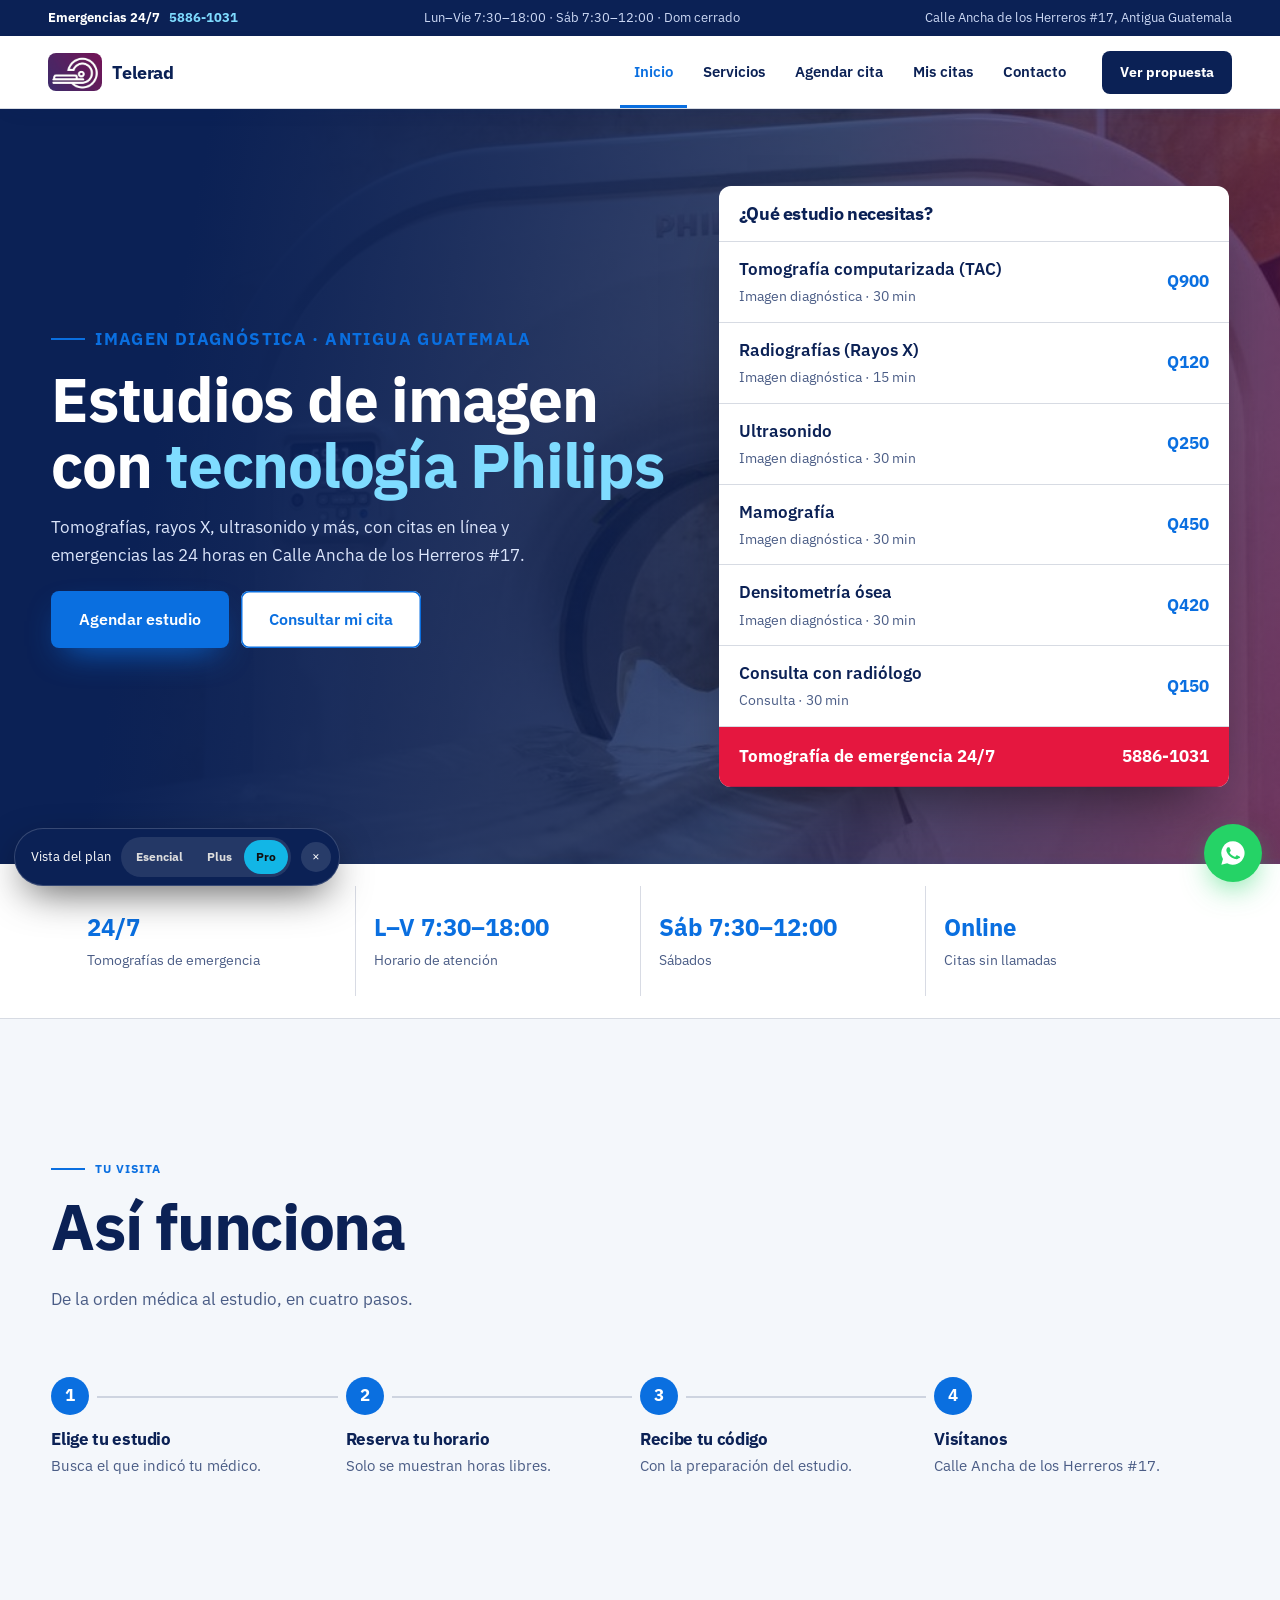
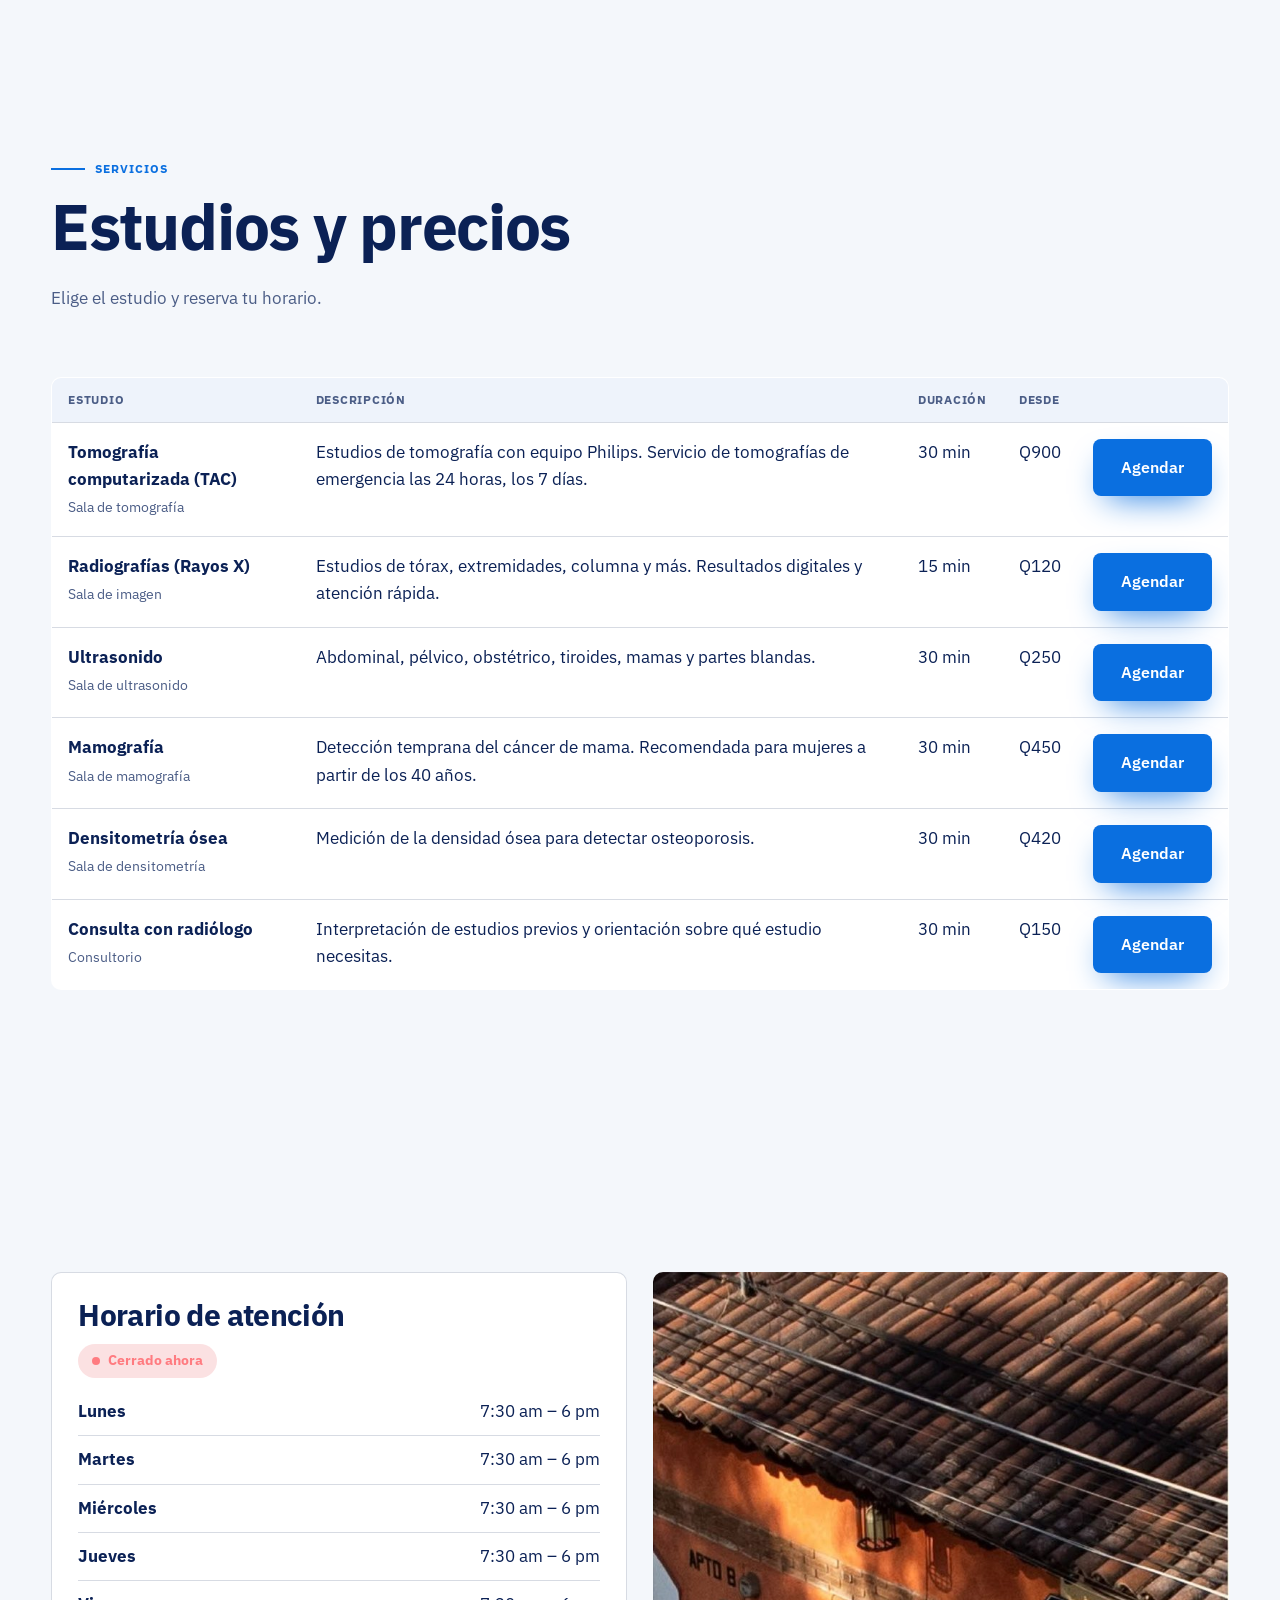
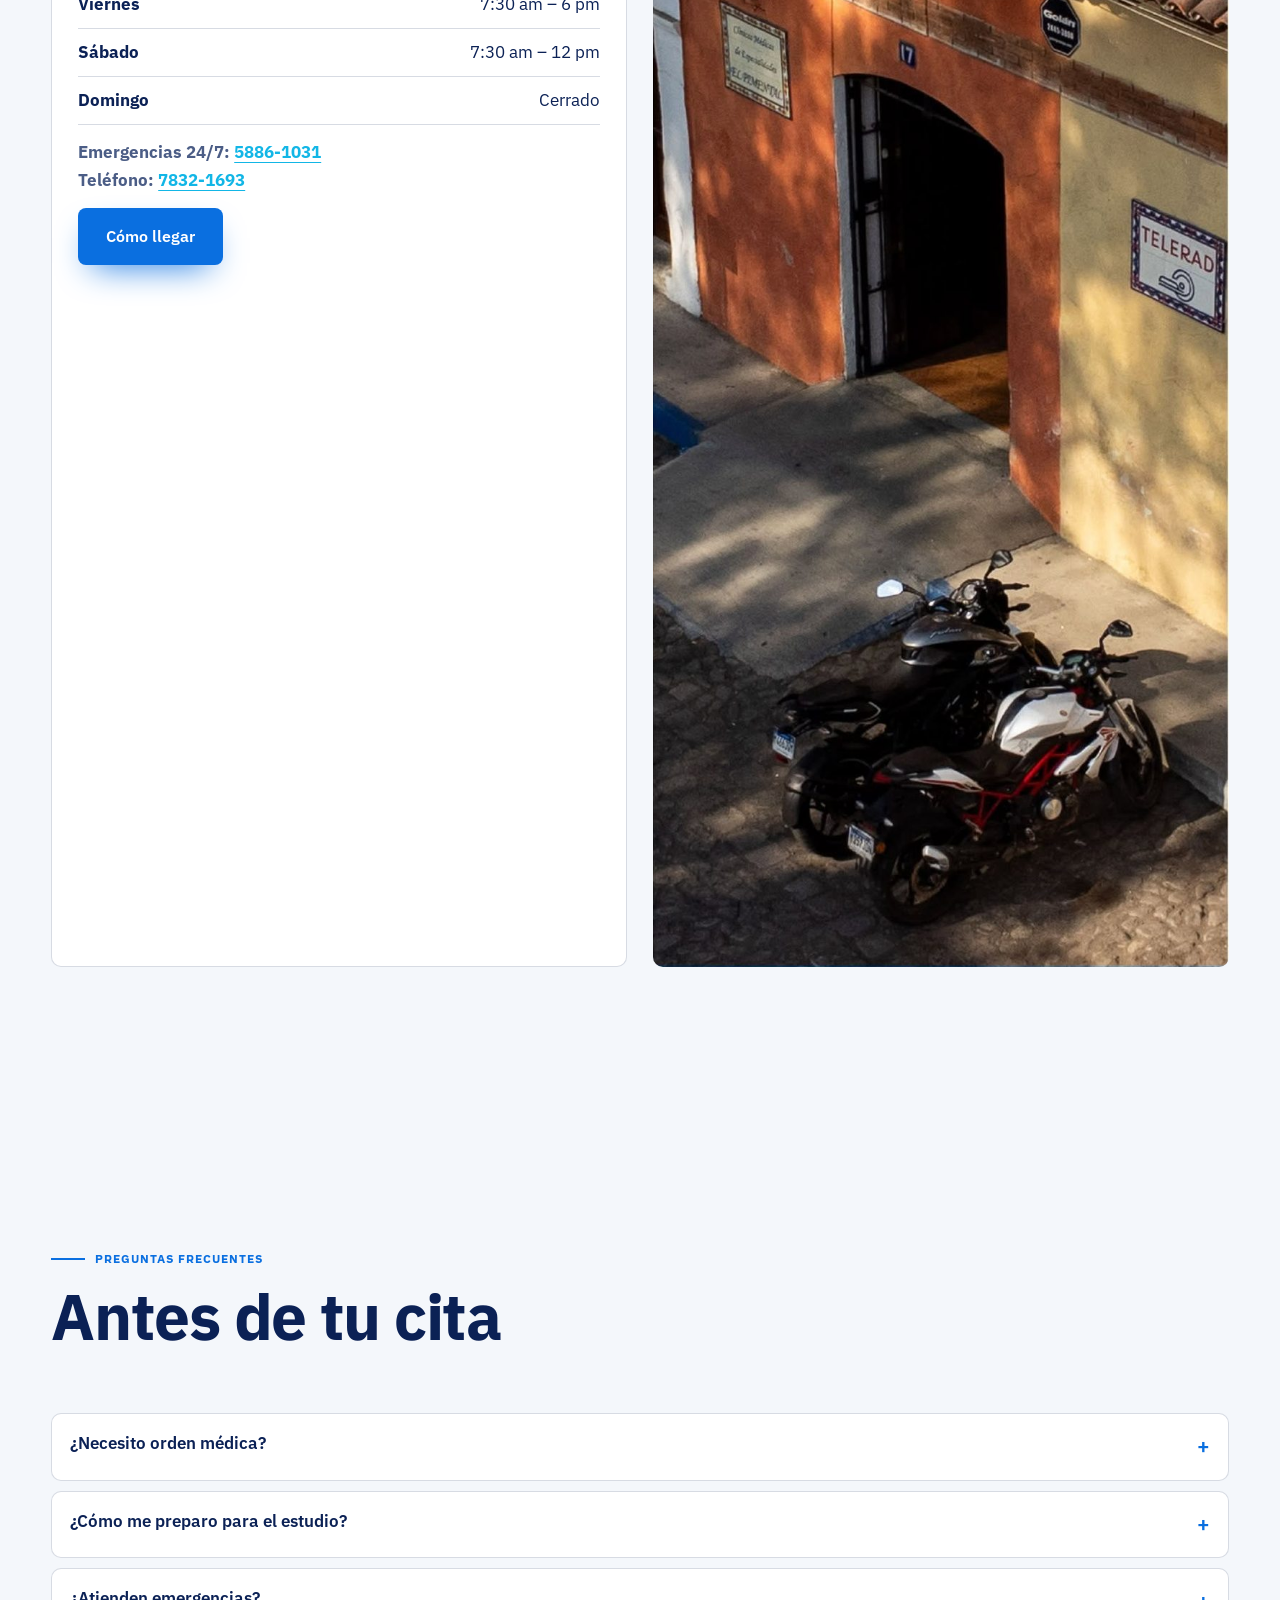
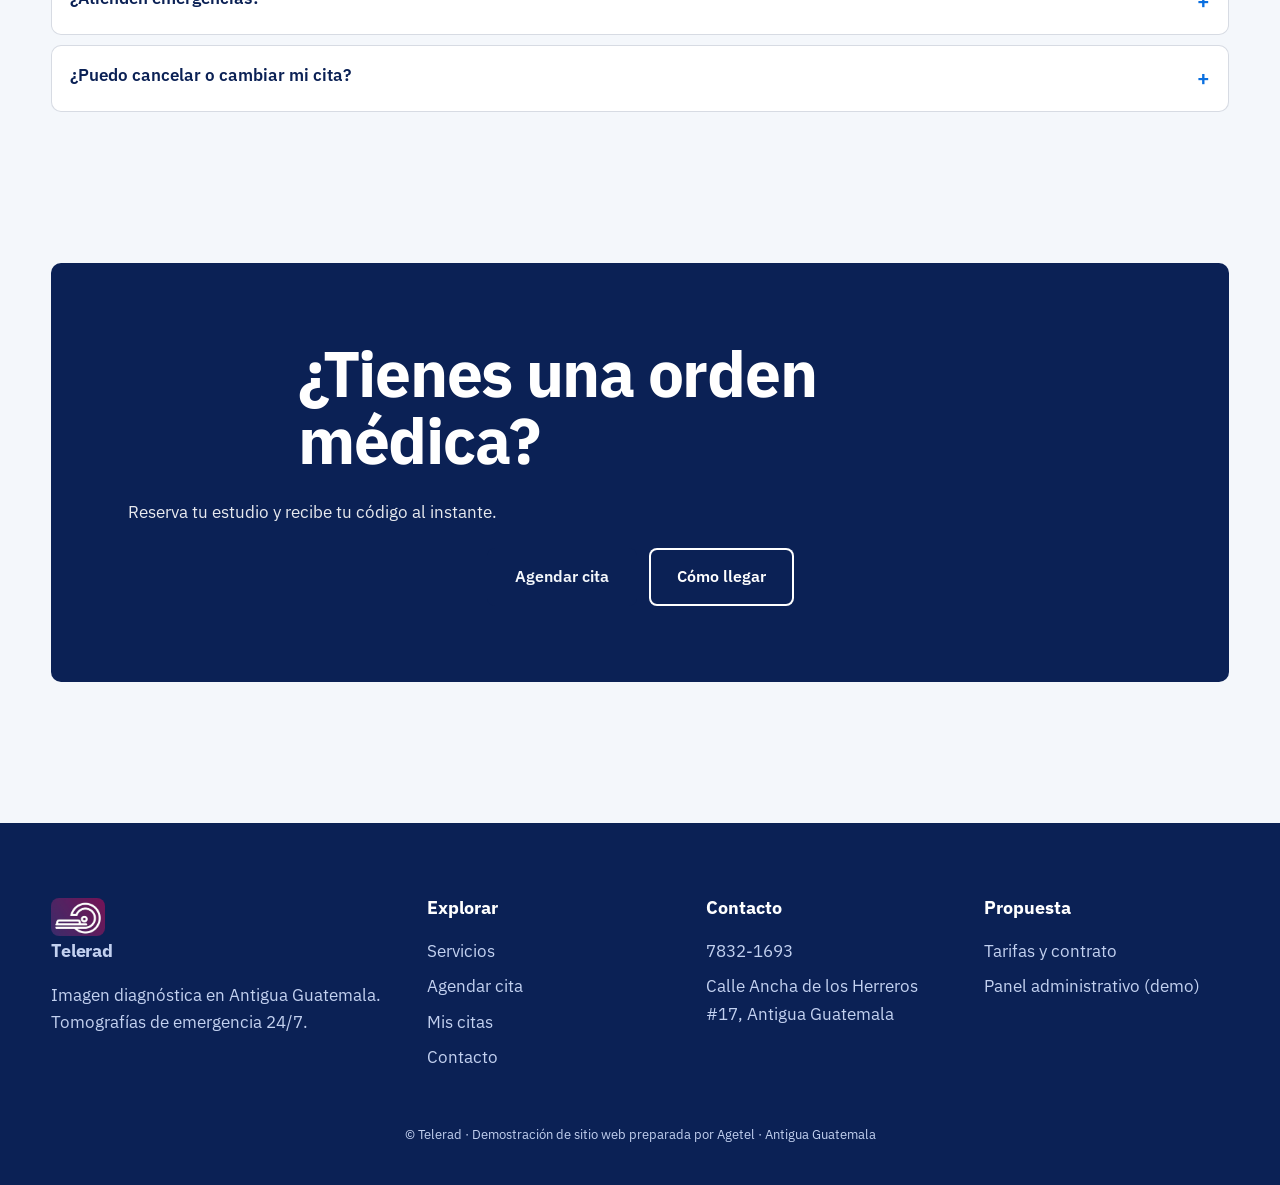
<file: index.html>
<!doctype html>
<html lang="es"><head><meta charset="utf-8"><meta name="viewport" content="width=device-width,initial-scale=1,viewport-fit=cover">
<title>Inicio · Telerad</title><meta name="description" content="Imagen diagnóstica en Antigua Guatemala. Tomografías de emergencia 24/7."><meta name="theme-color" content="#f4f7fb">
<link rel="preconnect" href="https://fonts.googleapis.com"><link rel="preconnect" href="https://fonts.gstatic.com" crossorigin>
<link href="https://fonts.googleapis.com/css2?family=IBM+Plex+Sans:wght@400;500;600;700&display=swap" rel="stylesheet"><link rel="stylesheet" href="css/core.css"><link rel="stylesheet" href="css/theme.css"></head><body class="clinic" data-page="index"><div class="tl-top"><div><b>Emergencias 24/7</b> <a href="tel:+50258861031">5886-1031</a></div><div class="hide-sm">Lun–Vie 7:30–18:00 · Sáb 7:30–12:00 · Dom cerrado</div><div class="hide-md">Calle Ancha de los Herreros #17, Antigua Guatemala</div></div><a class="skip" href="#main">Saltar al contenido</a><div class="progress"></div><header class="nav" id="nav"><div class="nav-pill"><a href="index.html" class="nav-logo" aria-label="Telerad"><img src="img/icono.jpg" alt="" class="logo-img"><span>Telerad</span></a><nav class="nav-links" aria-label="Principal"><a href="index.html" class="on" aria-current="page">Inicio</a><a href="servicios.html">Servicios</a><a href="agendar.html">Agendar cita</a><a href="mis-citas.html">Mis citas</a><a href="contacto.html">Contacto</a></nav><a href="tarifas.html" class="btn-plans">Ver propuesta</a><button class="burger" id="burger" aria-label="Menú" aria-expanded="false"><span></span><span></span></button></div></header><main id="main"><section class="tl-hero"><img src="img/tomografo.jpg" alt=""><div class="wrap"><div><p class="eyebrow rv">Imagen diagnóstica · Antigua Guatemala</p><h1 class="rv" style="--i:1">Estudios de imagen con <span>tecnología Philips</span></h1><p class="rv" style="--i:2">Tomografías, rayos X, ultrasonido y más, con citas en línea y emergencias las 24 horas en Calle Ancha de los Herreros #17.</p><div class="btn-row rv" style="--i:3"><a class="btn" href="agendar.html">Agendar estudio</a><a class="btn alt" href="mis-citas.html">Consultar mi cita</a></div></div><div class="tl-pick rv z"><h2>¿Qué estudio necesitas?</h2><a href="agendar.html"><b>Tomografía computarizada (TAC)</b><small>Imagen diagnóstica · 30 min</small><i>Q900</i></a><a href="agendar.html"><b>Radiografías (Rayos X)</b><small>Imagen diagnóstica · 15 min</small><i>Q120</i></a><a href="agendar.html"><b>Ultrasonido</b><small>Imagen diagnóstica · 30 min</small><i>Q250</i></a><a href="agendar.html"><b>Mamografía</b><small>Imagen diagnóstica · 30 min</small><i>Q450</i></a><a href="agendar.html"><b>Densitometría ósea</b><small>Imagen diagnóstica · 30 min</small><i>Q420</i></a><a href="agendar.html"><b>Consulta con radiólogo</b><small>Consulta · 30 min</small><i>Q150</i></a><a class="em" href="tel:+50258861031"><span>Tomografía de emergencia 24/7</span><span>5886-1031</span></a></div></div></section>
<div class="tl-strip"><div class="wrap"><div><b>24/7</b><span>Tomografías de emergencia</span></div><div><b>L–V 7:30–18:00</b><span>Horario de atención</span></div><div><b>Sáb 7:30–12:00</b><span>Sábados</span></div><div><b>Online</b><span>Citas sin llamadas</span></div></div></div>
<section class="sec "><div class="wrap"><div class="sec-head rv "><p class="eyebrow">Tu visita</p><h2>Así funciona</h2><p>De la orden médica al estudio, en cuatro pasos.</p></div><ol class="tl-flow" style="margin:0;padding:0"><li class="rv"><h3>Elige tu estudio</h3><p>Busca el que indicó tu médico.</p></li><li class="rv"><h3>Reserva tu horario</h3><p>Solo se muestran horas libres.</p></li><li class="rv"><h3>Recibe tu código</h3><p>Con la preparación del estudio.</p></li><li class="rv"><h3>Visítanos</h3><p>Calle Ancha de los Herreros #17.</p></li></ol></div></section>
<section class="sec "><div class="wrap"><div class="sec-head rv "><p class="eyebrow">Servicios</p><h2>Estudios y precios</h2><p>Elige el estudio y reserva tu horario.</p></div><div class="tbl-scroll rv"><table class="tl-table"><thead><tr><th>Estudio</th><th>Descripción</th><th>Duración</th><th>Desde</th><th></th></tr></thead><tbody><tr><td><b>Tomografía computarizada (TAC)</b><small>Sala de tomografía</small></td><td>Estudios de tomografía con equipo Philips. Servicio de tomografías de emergencia las 24 horas, los 7 días.</td><td>30 min</td><td>Q900</td><td><a class="btn" href="agendar.html">Agendar</a></td></tr><tr><td><b>Radiografías (Rayos X)</b><small>Sala de imagen</small></td><td>Estudios de tórax, extremidades, columna y más. Resultados digitales y atención rápida.</td><td>15 min</td><td>Q120</td><td><a class="btn" href="agendar.html">Agendar</a></td></tr><tr><td><b>Ultrasonido</b><small>Sala de ultrasonido</small></td><td>Abdominal, pélvico, obstétrico, tiroides, mamas y partes blandas.</td><td>30 min</td><td>Q250</td><td><a class="btn" href="agendar.html">Agendar</a></td></tr><tr><td><b>Mamografía</b><small>Sala de mamografía</small></td><td>Detección temprana del cáncer de mama. Recomendada para mujeres a partir de los 40 años.</td><td>30 min</td><td>Q450</td><td><a class="btn" href="agendar.html">Agendar</a></td></tr><tr><td><b>Densitometría ósea</b><small>Sala de densitometría</small></td><td>Medición de la densidad ósea para detectar osteoporosis.</td><td>30 min</td><td>Q420</td><td><a class="btn" href="agendar.html">Agendar</a></td></tr><tr><td><b>Consulta con radiólogo</b><small>Consultorio</small></td><td>Interpretación de estudios previos y orientación sobre qué estudio necesitas.</td><td>30 min</td><td>Q150</td><td><a class="btn" href="agendar.html">Agendar</a></td></tr></tbody></table></div></div></section>
<section class="sec "><div class="wrap"><div class="tl-info"><div class="tl-hours rv"><h3>Horario de atención</h3><div style="margin-bottom:10px"><span data-open></span></div><ul><li><b>Lunes</b><span>7:30 am – 6 pm</span></li><li><b>Martes</b><span>7:30 am – 6 pm</span></li><li><b>Miércoles</b><span>7:30 am – 6 pm</span></li><li><b>Jueves</b><span>7:30 am – 6 pm</span></li><li><b>Viernes</b><span>7:30 am – 6 pm</span></li><li><b>Sábado</b><span>7:30 am – 12 pm</span></li><li><b>Domingo</b><span>Cerrado</span></li></ul><p style="margin:14px 0 0"><b>Emergencias 24/7:</b> <a class="link" href="tel:+50258861031">5886-1031</a><br><b>Teléfono:</b> <a class="link" href="tel:+50278321693">7832-1693</a></p><div class="btn-row" style="margin-top:14px"><a class="btn" href="https://www.google.com/maps/search/?api=1&query=Telerad%20Calle%20Ancha%20de%20los%20Herreros%2017%20Antigua%20Guatemala" target="_blank" rel="noopener">Cómo llegar</a></div></div><div class="tl-photo rv r"><img src="img/fachada.jpg" alt="Fachada de Telerad en Calle Ancha de los Herreros" loading="lazy"></div></div></div></section>
<section class="sec "><div class="wrap"><div class="sec-head rv "><p class="eyebrow">Preguntas frecuentes</p><h2>Antes de tu cita</h2></div><div class="tl-faq rv"><details><summary>¿Necesito orden médica?</summary><p>Te recomendamos llevar la indicación de tu médico. Si tienes dudas sobre qué estudio necesitas, agenda una consulta con el radiólogo o escríbenos.</p></details><details><summary>¿Cómo me preparo para el estudio?</summary><p>Cada estudio tiene recomendaciones propias. Al reservar recibirás tu código y la preparación que corresponde.</p></details><details><summary>¿Atienden emergencias?</summary><p>Sí: tomografías de emergencia las 24 horas, todos los días, al 5886-1031.</p></details><details><summary>¿Puedo cancelar o cambiar mi cita?</summary><p>Sí. Con tu código o tu teléfono puedes consultarla y cancelarla desde “Mis citas”.</p></details></div></div></section>
<section class="sec" style="padding-top:0"><div class="wrap"><div class="cta-band rv z"><h2>¿Tienes una orden médica?</h2><p>Reserva tu estudio y recibe tu código al instante.</p><div class="btn-row" style="justify-content:center"><a class="btn" href="agendar.html">Agendar cita</a><a class="btn" style="background:transparent;box-shadow:inset 0 0 0 2px currentColor;color:inherit" href="contacto.html">Cómo llegar</a></div></div></div></section></main><footer class="foot"><div class="wrap foot-grid"><div><a href="index.html" class="nav-logo" style="margin-bottom:12px" aria-label="Telerad"><img src="img/icono.jpg" alt="" class="logo-img"><span>Telerad</span></a><p>Imagen diagnóstica en Antigua Guatemala. Tomografías de emergencia 24/7.</p></div><div><b>Explorar</b><a href="servicios.html">Servicios</a><a href="agendar.html">Agendar cita</a><a href="mis-citas.html">Mis citas</a><a href="contacto.html">Contacto</a></div><div><b>Contacto</b><a href="tel:+50278321693">7832-1693</a><a href="https://www.google.com/maps/search/?api=1&amp;query=Telerad%20Calle%20Ancha%20de%20los%20Herreros%2017%20Antigua%20Guatemala" target="_blank" rel="noopener">Calle Ancha de los Herreros #17, Antigua Guatemala</a></div><div><b>Propuesta</b><a href="tarifas.html">Tarifas y contrato</a><a href="admin.html">Panel administrativo (demo)</a></div></div><p class="copy">© Telerad · Demostración de sitio web preparada por Agetel · Antigua Guatemala</p></footer><a class="wa" href="https://wa.me/50258861031" target="_blank" rel="noopener" aria-label="WhatsApp"><svg viewBox="0 0 24 24" width="28" height="28" fill="#fff"><path d="M12 2a10 10 0 0 0-8.6 15.1L2 22l5-1.3A10 10 0 1 0 12 2zm5.2 14.1c-.2.6-1.3 1.2-1.8 1.2-.5.1-1 .2-3.3-.7-2.8-1.2-4.6-4-4.7-4.2-.1-.2-1.1-1.5-1.1-2.8s.7-2 1-2.3c.2-.3.5-.3.7-.3h.5c.2 0 .4 0 .6.5l.9 2.2c.1.2.1.4 0 .5l-.3.5-.4.4c-.1.2-.3.3-.1.6.2.3.8 1.3 1.7 2.1 1.2 1 2.2 1.4 2.5 1.5.3.1.5.1.6-.1l.9-1.1c.2-.3.4-.2.6-.1l2 1c.3.1.5.2.5.3.1.2.1.8-.1 1.3z"/></svg></a><div class="demo-bar" role="group" aria-label="Vista del plan"><span class="dl" data-p="Pro" role="button" tabindex="0">Vista del plan</span><div class="seg"><button data-plan="basic" aria-pressed="false">Esencial</button><button data-plan="plus" aria-pressed="false">Plus</button><button data-plan="pro" aria-pressed="true">Pro</button></div><button class="x" id="demoX" aria-label="Ocultar">×</button></div><div class="tl-bar" role="group" aria-label="Acciones rápidas"><a class="em" href="tel:+50258861031">☎ Emergencias 24/7</a><a class="bk" href="agendar.html">Agendar cita</a></div><div class="modal" id="modal"><div class="modal-card" id="modalCard" role="dialog" aria-modal="true"></div></div><div class="toast" id="toast" role="status"></div><script src="js/site-data.js"></script><script src="js/art.js"></script><script src="js/core.js"></script><script src="js/medical.js"></script></body></html>
</file>
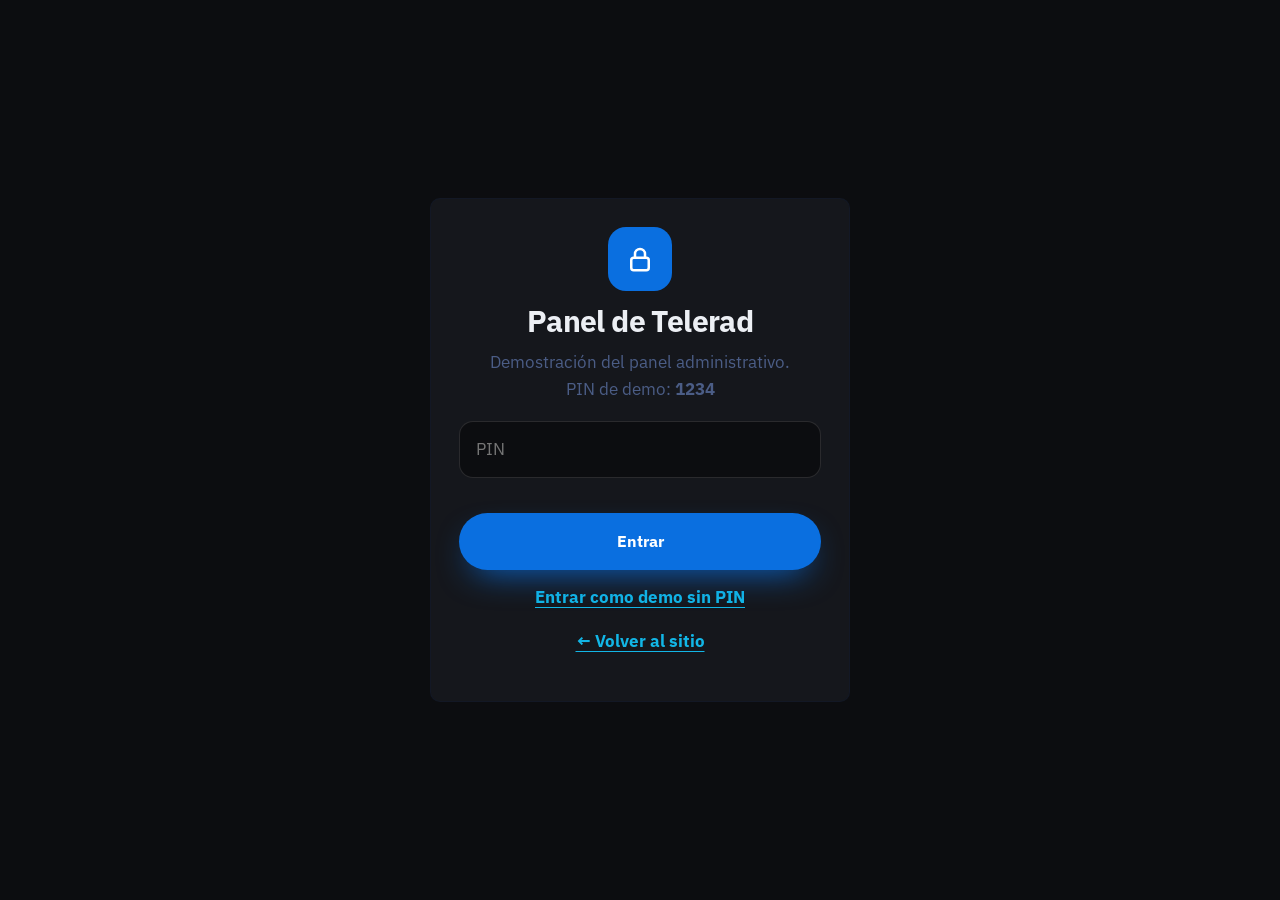
<file: admin.html>
<!doctype html>
<html lang="es"><head><meta charset="utf-8"><meta name="viewport" content="width=device-width,initial-scale=1,viewport-fit=cover">
<title>Panel administrativo (demo) · Telerad</title><meta name="description" content="Imagen diagnóstica en Antigua Guatemala. Tomografías de emergencia 24/7."><meta name="theme-color" content="#f4f7fb">
<link rel="preconnect" href="https://fonts.googleapis.com"><link rel="preconnect" href="https://fonts.gstatic.com" crossorigin>
<link href="https://fonts.googleapis.com/css2?family=IBM+Plex+Sans:wght@400;500;600;700&display=swap" rel="stylesheet"><link rel="stylesheet" href="css/core.css"><link rel="stylesheet" href="css/theme.css"></head><body class="admin" data-page="admin"><div id="app"></div><script src="js/site-data.js"></script><script src="js/art.js"></script><script src="js/core.js"></script><script src="js/medical.js"></script><script src="js/admin-core.js"></script><script src="js/admin-medical.js"></script></body></html>
</file>
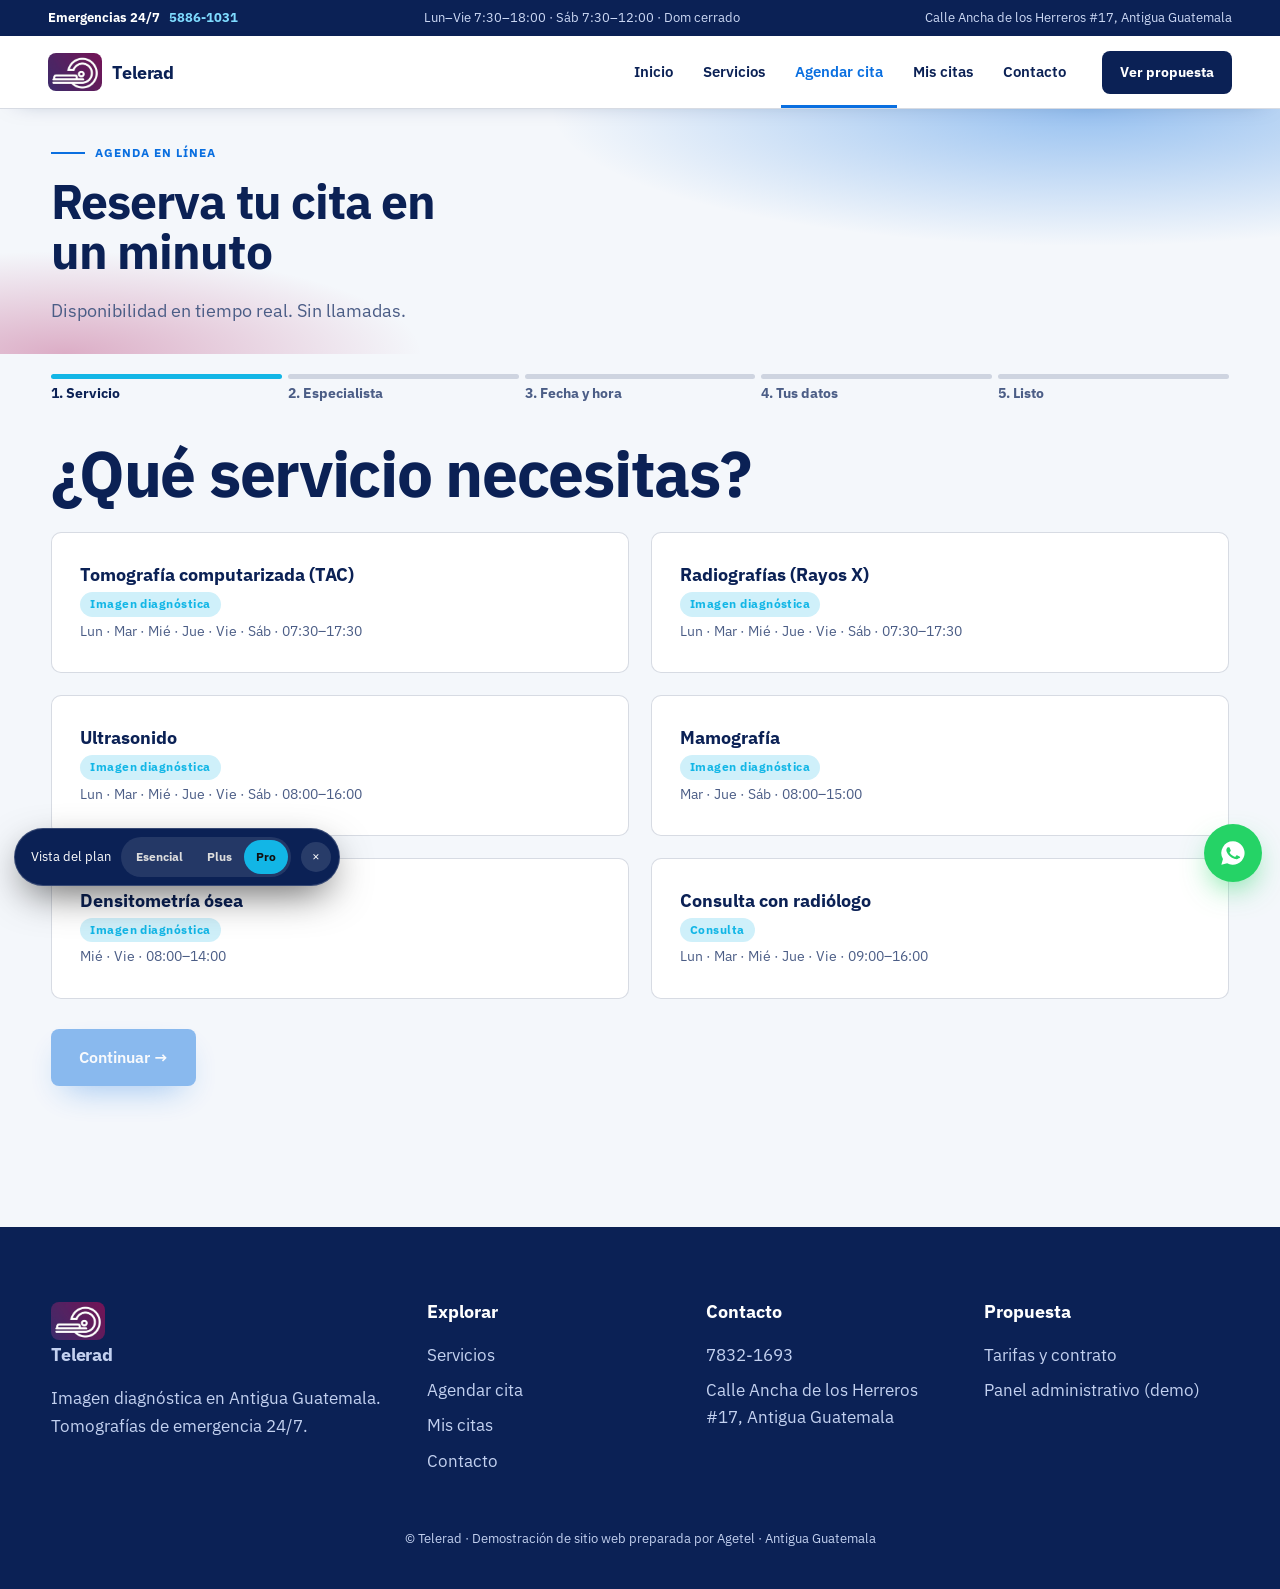
<file: agendar.html>
<!doctype html>
<html lang="es"><head><meta charset="utf-8"><meta name="viewport" content="width=device-width,initial-scale=1,viewport-fit=cover">
<title>Agendar cita · Telerad</title><meta name="description" content="Imagen diagnóstica en Antigua Guatemala. Tomografías de emergencia 24/7."><meta name="theme-color" content="#f4f7fb">
<link rel="preconnect" href="https://fonts.googleapis.com"><link rel="preconnect" href="https://fonts.gstatic.com" crossorigin>
<link href="https://fonts.googleapis.com/css2?family=IBM+Plex+Sans:wght@400;500;600;700&display=swap" rel="stylesheet"><link rel="stylesheet" href="css/core.css"><link rel="stylesheet" href="css/theme.css"></head><body class="clinic" data-page="agendar"><div class="tl-top"><div><b>Emergencias 24/7</b> <a href="tel:+50258861031">5886-1031</a></div><div class="hide-sm">Lun–Vie 7:30–18:00 · Sáb 7:30–12:00 · Dom cerrado</div><div class="hide-md">Calle Ancha de los Herreros #17, Antigua Guatemala</div></div><a class="skip" href="#main">Saltar al contenido</a><div class="progress"></div><header class="nav" id="nav"><div class="nav-pill"><a href="index.html" class="nav-logo" aria-label="Telerad"><img src="img/icono.jpg" alt="" class="logo-img"><span>Telerad</span></a><nav class="nav-links" aria-label="Principal"><a href="index.html">Inicio</a><a href="servicios.html">Servicios</a><a href="agendar.html" class="on" aria-current="page">Agendar cita</a><a href="mis-citas.html">Mis citas</a><a href="contacto.html">Contacto</a></nav><a href="tarifas.html" class="btn-plans">Ver propuesta</a><button class="burger" id="burger" aria-label="Menú" aria-expanded="false"><span></span><span></span></button></div></header><main id="main"><section class="page-hero"><div class="wrap"><p class="eyebrow rv">Agenda en línea</p><h1 class="rv" style="--i:1">Reserva tu cita en un minuto</h1><p class="rv" style="--i:2;max-width:56ch;font-size:1.15rem">Disponibilidad en tiempo real. Sin llamadas.</p></div></section><section class="sec" style="padding-top:20px"><div class="wrap"><div class="lock-wrap" data-min="plus" data-name="Agenda de citas en línea"><div class="lock-badge"><span>🔒 Agenda en línea · Plan Plus</span></div><div class="lock-body" style="min-height:420px"><div id="wizard"></div></div></div></div></section></main><footer class="foot"><div class="wrap foot-grid"><div><a href="index.html" class="nav-logo" style="margin-bottom:12px" aria-label="Telerad"><img src="img/icono.jpg" alt="" class="logo-img"><span>Telerad</span></a><p>Imagen diagnóstica en Antigua Guatemala. Tomografías de emergencia 24/7.</p></div><div><b>Explorar</b><a href="servicios.html">Servicios</a><a href="agendar.html">Agendar cita</a><a href="mis-citas.html">Mis citas</a><a href="contacto.html">Contacto</a></div><div><b>Contacto</b><a href="tel:+50278321693">7832-1693</a><a href="https://www.google.com/maps/search/?api=1&amp;query=Telerad%20Calle%20Ancha%20de%20los%20Herreros%2017%20Antigua%20Guatemala" target="_blank" rel="noopener">Calle Ancha de los Herreros #17, Antigua Guatemala</a></div><div><b>Propuesta</b><a href="tarifas.html">Tarifas y contrato</a><a href="admin.html">Panel administrativo (demo)</a></div></div><p class="copy">© Telerad · Demostración de sitio web preparada por Agetel · Antigua Guatemala</p></footer><a class="wa" href="https://wa.me/50258861031" target="_blank" rel="noopener" aria-label="WhatsApp"><svg viewBox="0 0 24 24" width="28" height="28" fill="#fff"><path d="M12 2a10 10 0 0 0-8.6 15.1L2 22l5-1.3A10 10 0 1 0 12 2zm5.2 14.1c-.2.6-1.3 1.2-1.8 1.2-.5.1-1 .2-3.3-.7-2.8-1.2-4.6-4-4.7-4.2-.1-.2-1.1-1.5-1.1-2.8s.7-2 1-2.3c.2-.3.5-.3.7-.3h.5c.2 0 .4 0 .6.5l.9 2.2c.1.2.1.4 0 .5l-.3.5-.4.4c-.1.2-.3.3-.1.6.2.3.8 1.3 1.7 2.1 1.2 1 2.2 1.4 2.5 1.5.3.1.5.1.6-.1l.9-1.1c.2-.3.4-.2.6-.1l2 1c.3.1.5.2.5.3.1.2.1.8-.1 1.3z"/></svg></a><div class="demo-bar" role="group" aria-label="Vista del plan"><span class="dl" data-p="Pro" role="button" tabindex="0">Vista del plan</span><div class="seg"><button data-plan="basic" aria-pressed="false">Esencial</button><button data-plan="plus" aria-pressed="false">Plus</button><button data-plan="pro" aria-pressed="true">Pro</button></div><button class="x" id="demoX" aria-label="Ocultar">×</button></div><div class="tl-bar" role="group" aria-label="Acciones rápidas"><a class="em" href="tel:+50258861031">☎ Emergencias 24/7</a><a class="bk" href="agendar.html">Agendar cita</a></div><div class="modal" id="modal"><div class="modal-card" id="modalCard" role="dialog" aria-modal="true"></div></div><div class="toast" id="toast" role="status"></div><script src="js/site-data.js"></script><script src="js/art.js"></script><script src="js/core.js"></script><script src="js/medical.js"></script></body></html>
</file>
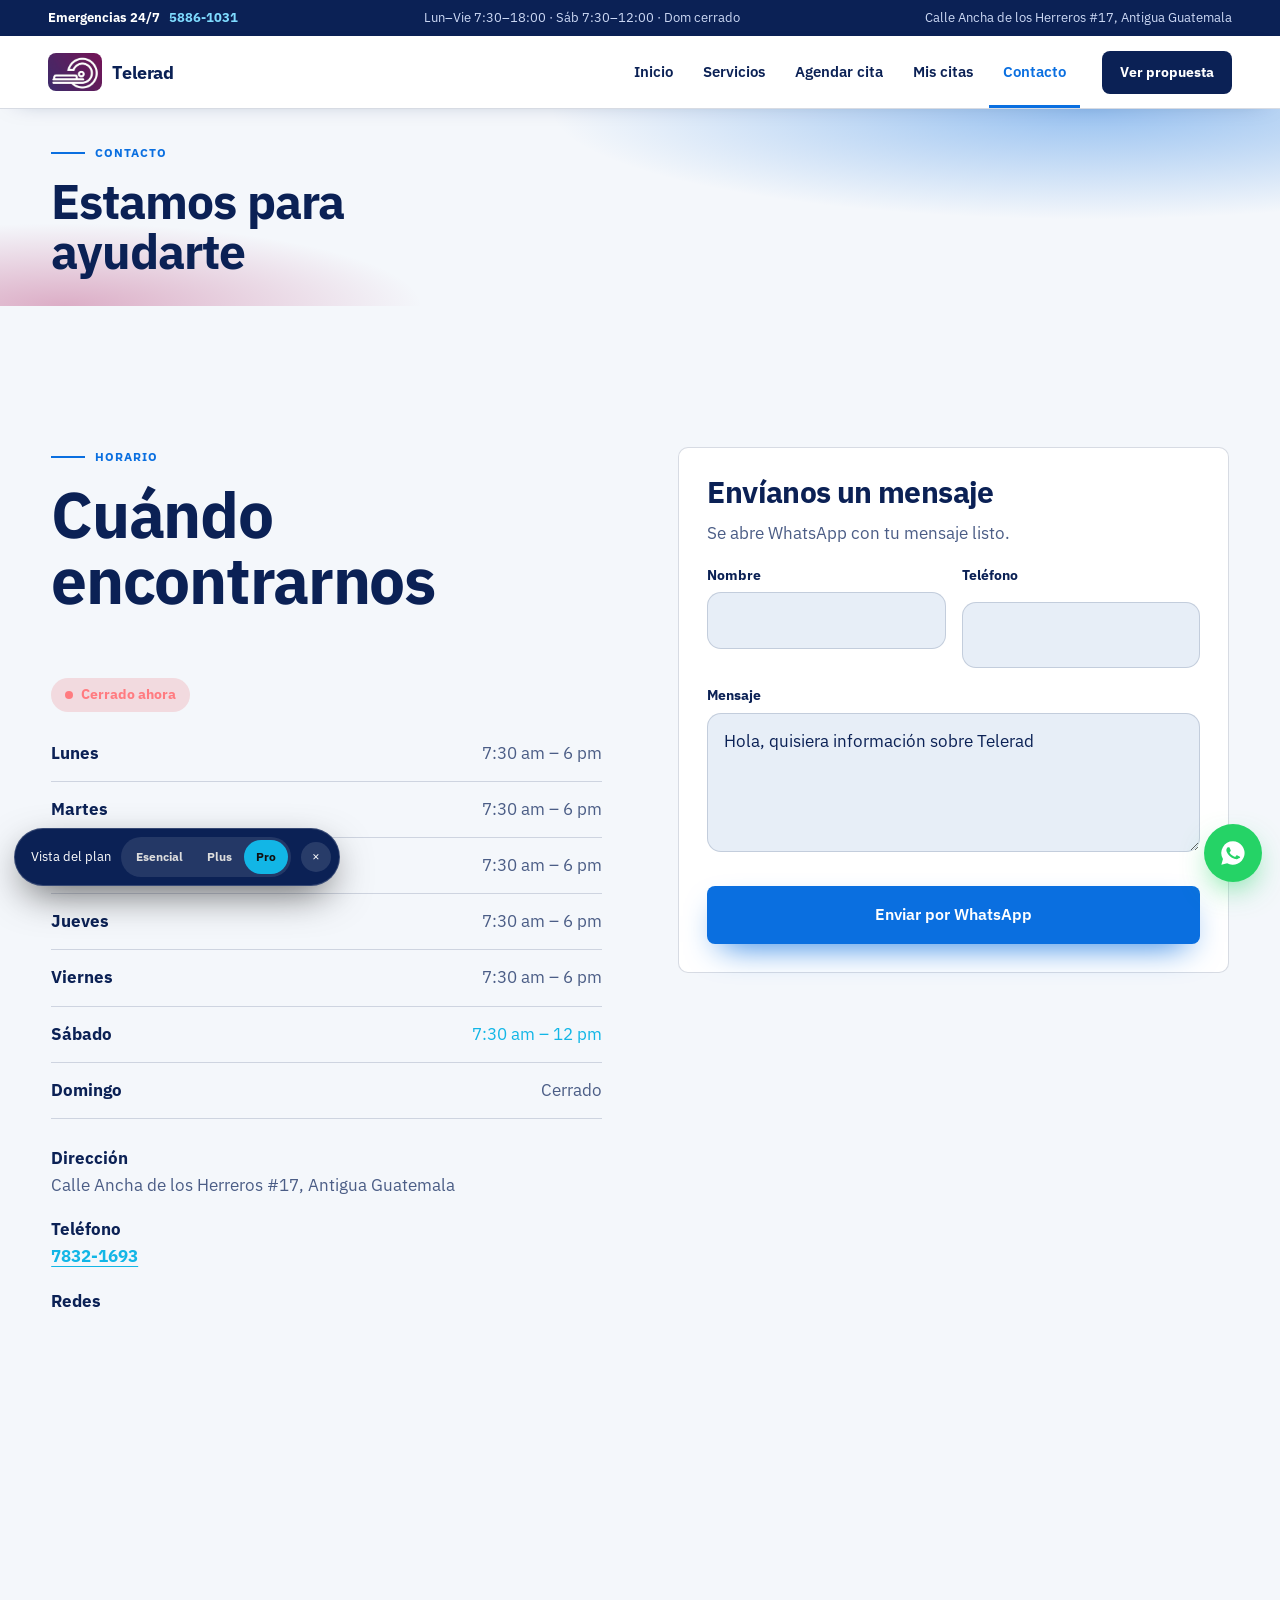
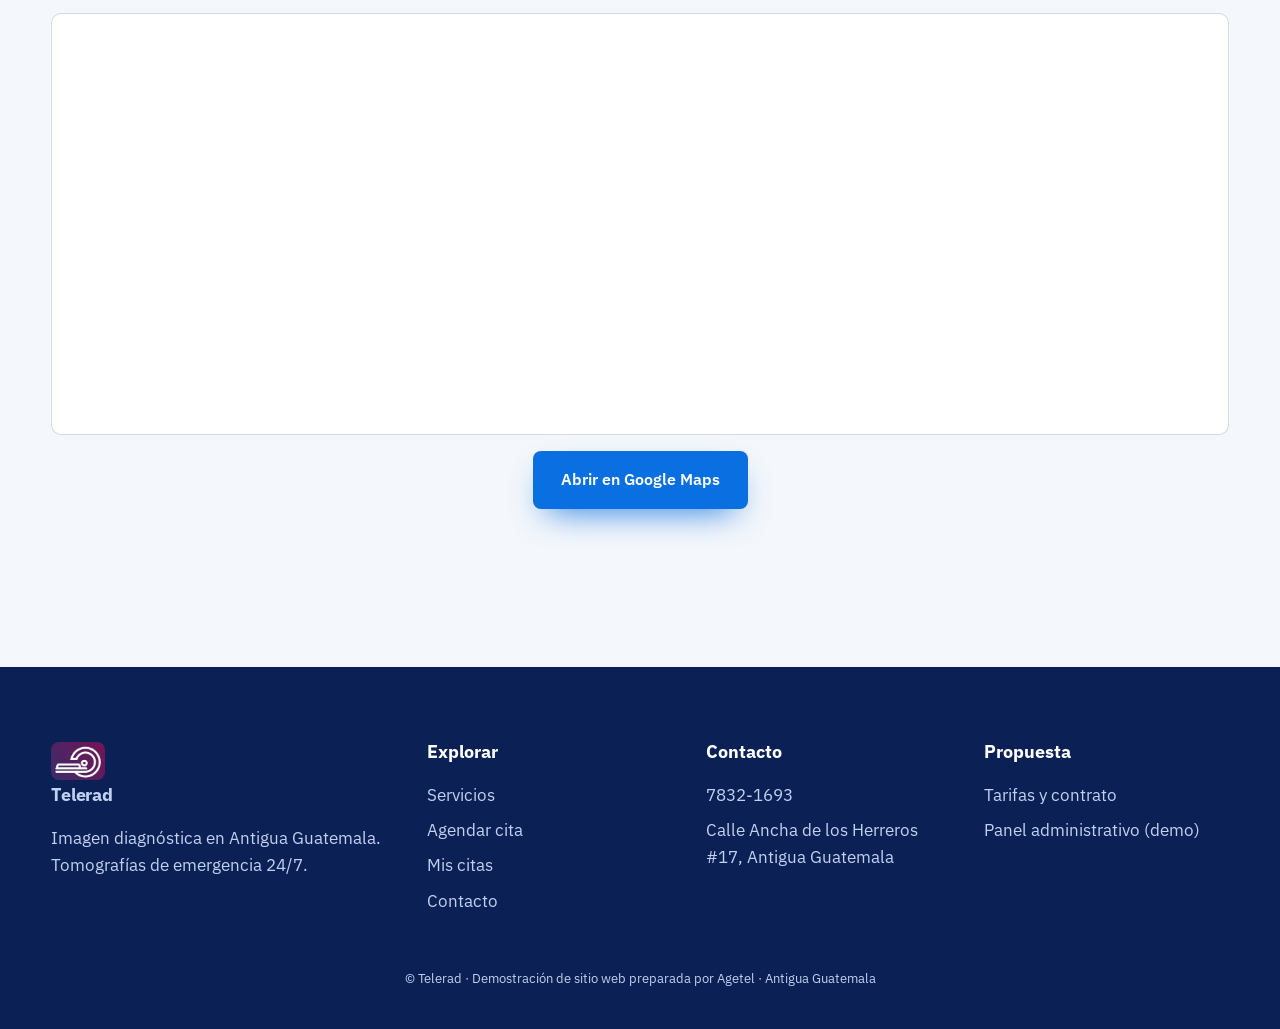
<file: contacto.html>
<!doctype html>
<html lang="es"><head><meta charset="utf-8"><meta name="viewport" content="width=device-width,initial-scale=1,viewport-fit=cover">
<title>Contacto · Telerad</title><meta name="description" content="Imagen diagnóstica en Antigua Guatemala. Tomografías de emergencia 24/7."><meta name="theme-color" content="#f4f7fb">
<link rel="preconnect" href="https://fonts.googleapis.com"><link rel="preconnect" href="https://fonts.gstatic.com" crossorigin>
<link href="https://fonts.googleapis.com/css2?family=IBM+Plex+Sans:wght@400;500;600;700&display=swap" rel="stylesheet"><link rel="stylesheet" href="css/core.css"><link rel="stylesheet" href="css/theme.css"></head><body class="clinic" data-page="contacto"><div class="tl-top"><div><b>Emergencias 24/7</b> <a href="tel:+50258861031">5886-1031</a></div><div class="hide-sm">Lun–Vie 7:30–18:00 · Sáb 7:30–12:00 · Dom cerrado</div><div class="hide-md">Calle Ancha de los Herreros #17, Antigua Guatemala</div></div><a class="skip" href="#main">Saltar al contenido</a><div class="progress"></div><header class="nav" id="nav"><div class="nav-pill"><a href="index.html" class="nav-logo" aria-label="Telerad"><img src="img/icono.jpg" alt="" class="logo-img"><span>Telerad</span></a><nav class="nav-links" aria-label="Principal"><a href="index.html">Inicio</a><a href="servicios.html">Servicios</a><a href="agendar.html">Agendar cita</a><a href="mis-citas.html">Mis citas</a><a href="contacto.html" class="on" aria-current="page">Contacto</a></nav><a href="tarifas.html" class="btn-plans">Ver propuesta</a><button class="burger" id="burger" aria-label="Menú" aria-expanded="false"><span></span><span></span></button></div></header><main id="main"><section class="page-hero"><div class="wrap"><p class="eyebrow rv">Contacto</p><h1 class="rv" style="--i:1">Estamos para ayudarte</h1></div></section><section class="sec "><div class="wrap"><div class="split" style="align-items:start"><div><div class="sec-head rv "><p class="eyebrow">Horario</p><h2>Cuándo encontrarnos</h2></div><div class="rv"><span data-open></span></div><div class="rv" style="margin-top:14px"><ul class="info-list"><li data-day="1"><b>Lunes</b><span>7:30 am – 6 pm</span></li><li data-day="2"><b>Martes</b><span>7:30 am – 6 pm</span></li><li data-day="3"><b>Miércoles</b><span>7:30 am – 6 pm</span></li><li data-day="4"><b>Jueves</b><span>7:30 am – 6 pm</span></li><li data-day="5"><b>Viernes</b><span>7:30 am – 6 pm</span></li><li data-day="6"><b>Sábado</b><span>7:30 am – 12 pm</span></li><li data-day="0"><b>Domingo</b><span>Cerrado</span></li></ul></div><div class="rv" style="margin-top:26px"><p><b style="color:var(--ink)">Dirección</b><br>Calle Ancha de los Herreros #17, Antigua Guatemala</p><p><b style="color:var(--ink)">Teléfono</b><br><a class="link" href="tel:+50278321693">7832-1693</a></p><p><b style="color:var(--ink)">Redes</b><br></p></div></div><div><form class="card rv r" id="cf" novalidate><h3>Envíanos un mensaje</h3><p>Se abre WhatsApp con tu mensaje listo.</p><div class="row2"><div class="field"><label for="c1">Nombre</label><input id="c1" name="n" required autocomplete="name"><span class="err"></span></div><div class="field"><label for="c2">Teléfono</label><input id="c2" name="t" type="tel" autocomplete="tel"></div></div><div class="field"><label for="c3">Mensaje</label><textarea id="c3" name="m" rows="4" required>Hola, quisiera información sobre Telerad</textarea><span class="err"></span></div><button class="btn" style="width:100%;justify-content:center">Enviar por WhatsApp</button></form></div></div></div></section><section class="sec "><div class="wrap"><div class="map-box rv" style="padding:0;min-height:420px"><iframe title="Mapa de Telerad" src="https://www.google.com/maps?q=Telerad%20Calle%20Ancha%20de%20los%20Herreros%2017%20Antigua%20Guatemala&output=embed" width="100%" height="420" style="border:0" loading="lazy" referrerpolicy="no-referrer-when-downgrade"></iframe></div><p class="center" style="margin-top:16px"><a class="btn" href="https://www.google.com/maps/search/?api=1&amp;query=Telerad%20Calle%20Ancha%20de%20los%20Herreros%2017%20Antigua%20Guatemala" target="_blank" rel="noopener">Abrir en Google Maps</a></p></div></section><script>document.getElementById('cf').onsubmit=function(e){e.preventDefault();var f=e.target,n=f.n.value.trim(),m=f.m.value.trim();if(n.length<2||m.length<3){f.n.setAttribute('aria-invalid',n.length<2);f.n.parentNode.querySelector('.err').textContent=n.length<2?'Escribe tu nombre':'';AG.toast('Revisa los campos marcados');return}AG.sendWA(m+'\n— '+n+(f.t.value?' ('+f.t.value+')':''),function(){f.reset()})}</script></main><footer class="foot"><div class="wrap foot-grid"><div><a href="index.html" class="nav-logo" style="margin-bottom:12px" aria-label="Telerad"><img src="img/icono.jpg" alt="" class="logo-img"><span>Telerad</span></a><p>Imagen diagnóstica en Antigua Guatemala. Tomografías de emergencia 24/7.</p></div><div><b>Explorar</b><a href="servicios.html">Servicios</a><a href="agendar.html">Agendar cita</a><a href="mis-citas.html">Mis citas</a><a href="contacto.html">Contacto</a></div><div><b>Contacto</b><a href="tel:+50278321693">7832-1693</a><a href="https://www.google.com/maps/search/?api=1&amp;query=Telerad%20Calle%20Ancha%20de%20los%20Herreros%2017%20Antigua%20Guatemala" target="_blank" rel="noopener">Calle Ancha de los Herreros #17, Antigua Guatemala</a></div><div><b>Propuesta</b><a href="tarifas.html">Tarifas y contrato</a><a href="admin.html">Panel administrativo (demo)</a></div></div><p class="copy">© Telerad · Demostración de sitio web preparada por Agetel · Antigua Guatemala</p></footer><a class="wa" href="https://wa.me/50258861031" target="_blank" rel="noopener" aria-label="WhatsApp"><svg viewBox="0 0 24 24" width="28" height="28" fill="#fff"><path d="M12 2a10 10 0 0 0-8.6 15.1L2 22l5-1.3A10 10 0 1 0 12 2zm5.2 14.1c-.2.6-1.3 1.2-1.8 1.2-.5.1-1 .2-3.3-.7-2.8-1.2-4.6-4-4.7-4.2-.1-.2-1.1-1.5-1.1-2.8s.7-2 1-2.3c.2-.3.5-.3.7-.3h.5c.2 0 .4 0 .6.5l.9 2.2c.1.2.1.4 0 .5l-.3.5-.4.4c-.1.2-.3.3-.1.6.2.3.8 1.3 1.7 2.1 1.2 1 2.2 1.4 2.5 1.5.3.1.5.1.6-.1l.9-1.1c.2-.3.4-.2.6-.1l2 1c.3.1.5.2.5.3.1.2.1.8-.1 1.3z"/></svg></a><div class="demo-bar" role="group" aria-label="Vista del plan"><span class="dl" data-p="Pro" role="button" tabindex="0">Vista del plan</span><div class="seg"><button data-plan="basic" aria-pressed="false">Esencial</button><button data-plan="plus" aria-pressed="false">Plus</button><button data-plan="pro" aria-pressed="true">Pro</button></div><button class="x" id="demoX" aria-label="Ocultar">×</button></div><div class="tl-bar" role="group" aria-label="Acciones rápidas"><a class="em" href="tel:+50258861031">☎ Emergencias 24/7</a><a class="bk" href="agendar.html">Agendar cita</a></div><div class="modal" id="modal"><div class="modal-card" id="modalCard" role="dialog" aria-modal="true"></div></div><div class="toast" id="toast" role="status"></div><script src="js/site-data.js"></script><script src="js/art.js"></script><script src="js/core.js"></script></body></html>
</file>
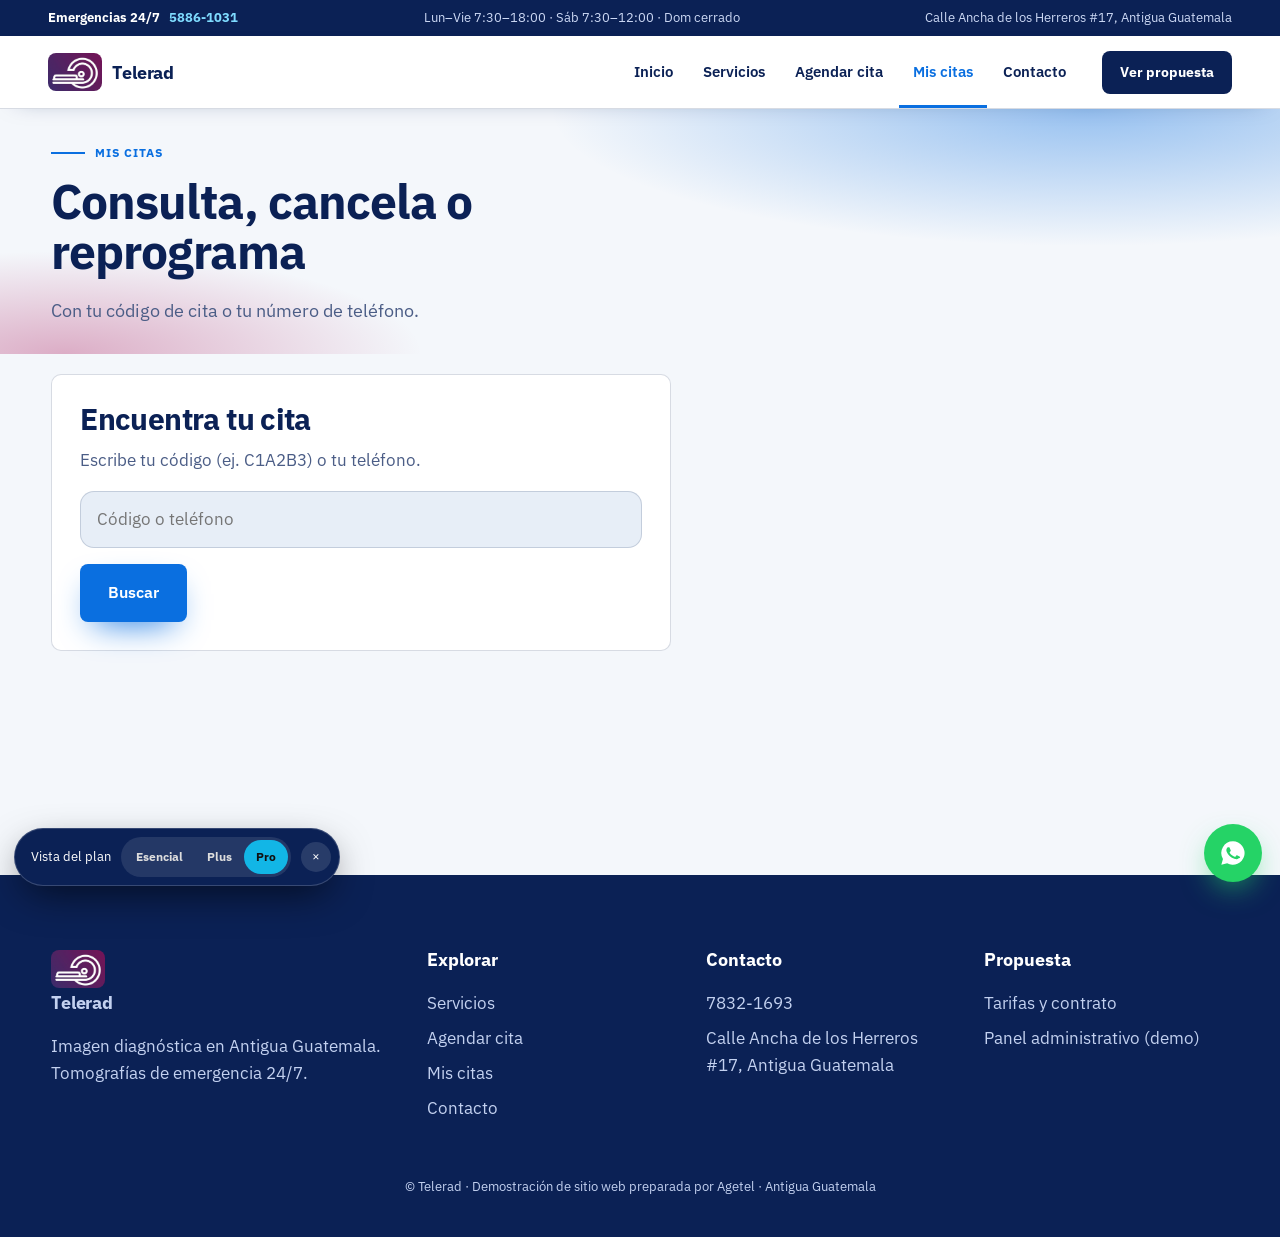
<file: mis-citas.html>
<!doctype html>
<html lang="es"><head><meta charset="utf-8"><meta name="viewport" content="width=device-width,initial-scale=1,viewport-fit=cover">
<title>Mis citas · Telerad</title><meta name="description" content="Imagen diagnóstica en Antigua Guatemala. Tomografías de emergencia 24/7."><meta name="theme-color" content="#f4f7fb">
<link rel="preconnect" href="https://fonts.googleapis.com"><link rel="preconnect" href="https://fonts.gstatic.com" crossorigin>
<link href="https://fonts.googleapis.com/css2?family=IBM+Plex+Sans:wght@400;500;600;700&display=swap" rel="stylesheet"><link rel="stylesheet" href="css/core.css"><link rel="stylesheet" href="css/theme.css"></head><body class="clinic" data-page="mis-citas"><div class="tl-top"><div><b>Emergencias 24/7</b> <a href="tel:+50258861031">5886-1031</a></div><div class="hide-sm">Lun–Vie 7:30–18:00 · Sáb 7:30–12:00 · Dom cerrado</div><div class="hide-md">Calle Ancha de los Herreros #17, Antigua Guatemala</div></div><a class="skip" href="#main">Saltar al contenido</a><div class="progress"></div><header class="nav" id="nav"><div class="nav-pill"><a href="index.html" class="nav-logo" aria-label="Telerad"><img src="img/icono.jpg" alt="" class="logo-img"><span>Telerad</span></a><nav class="nav-links" aria-label="Principal"><a href="index.html">Inicio</a><a href="servicios.html">Servicios</a><a href="agendar.html">Agendar cita</a><a href="mis-citas.html" class="on" aria-current="page">Mis citas</a><a href="contacto.html">Contacto</a></nav><a href="tarifas.html" class="btn-plans">Ver propuesta</a><button class="burger" id="burger" aria-label="Menú" aria-expanded="false"><span></span><span></span></button></div></header><main id="main"><section class="page-hero"><div class="wrap"><p class="eyebrow rv">Mis citas</p><h1 class="rv" style="--i:1">Consulta, cancela o reprograma</h1><p class="rv" style="--i:2;max-width:56ch;font-size:1.15rem">Con tu código de cita o tu número de teléfono.</p></div></section><section class="sec" style="padding-top:20px"><div class="wrap"><div class="lock-wrap" data-min="plus" data-name="Consulta de citas"><div class="lock-badge"><span>🔒 Consulta de citas · Plan Plus</span></div><div class="lock-body" style="min-height:360px"><div id="myAppts"></div></div></div></div></section></main><footer class="foot"><div class="wrap foot-grid"><div><a href="index.html" class="nav-logo" style="margin-bottom:12px" aria-label="Telerad"><img src="img/icono.jpg" alt="" class="logo-img"><span>Telerad</span></a><p>Imagen diagnóstica en Antigua Guatemala. Tomografías de emergencia 24/7.</p></div><div><b>Explorar</b><a href="servicios.html">Servicios</a><a href="agendar.html">Agendar cita</a><a href="mis-citas.html">Mis citas</a><a href="contacto.html">Contacto</a></div><div><b>Contacto</b><a href="tel:+50278321693">7832-1693</a><a href="https://www.google.com/maps/search/?api=1&amp;query=Telerad%20Calle%20Ancha%20de%20los%20Herreros%2017%20Antigua%20Guatemala" target="_blank" rel="noopener">Calle Ancha de los Herreros #17, Antigua Guatemala</a></div><div><b>Propuesta</b><a href="tarifas.html">Tarifas y contrato</a><a href="admin.html">Panel administrativo (demo)</a></div></div><p class="copy">© Telerad · Demostración de sitio web preparada por Agetel · Antigua Guatemala</p></footer><a class="wa" href="https://wa.me/50258861031" target="_blank" rel="noopener" aria-label="WhatsApp"><svg viewBox="0 0 24 24" width="28" height="28" fill="#fff"><path d="M12 2a10 10 0 0 0-8.6 15.1L2 22l5-1.3A10 10 0 1 0 12 2zm5.2 14.1c-.2.6-1.3 1.2-1.8 1.2-.5.1-1 .2-3.3-.7-2.8-1.2-4.6-4-4.7-4.2-.1-.2-1.1-1.5-1.1-2.8s.7-2 1-2.3c.2-.3.5-.3.7-.3h.5c.2 0 .4 0 .6.5l.9 2.2c.1.2.1.4 0 .5l-.3.5-.4.4c-.1.2-.3.3-.1.6.2.3.8 1.3 1.7 2.1 1.2 1 2.2 1.4 2.5 1.5.3.1.5.1.6-.1l.9-1.1c.2-.3.4-.2.6-.1l2 1c.3.1.5.2.5.3.1.2.1.8-.1 1.3z"/></svg></a><div class="demo-bar" role="group" aria-label="Vista del plan"><span class="dl" data-p="Pro" role="button" tabindex="0">Vista del plan</span><div class="seg"><button data-plan="basic" aria-pressed="false">Esencial</button><button data-plan="plus" aria-pressed="false">Plus</button><button data-plan="pro" aria-pressed="true">Pro</button></div><button class="x" id="demoX" aria-label="Ocultar">×</button></div><div class="tl-bar" role="group" aria-label="Acciones rápidas"><a class="em" href="tel:+50258861031">☎ Emergencias 24/7</a><a class="bk" href="agendar.html">Agendar cita</a></div><div class="modal" id="modal"><div class="modal-card" id="modalCard" role="dialog" aria-modal="true"></div></div><div class="toast" id="toast" role="status"></div><script src="js/site-data.js"></script><script src="js/art.js"></script><script src="js/core.js"></script><script src="js/medical.js"></script></body></html>
</file>
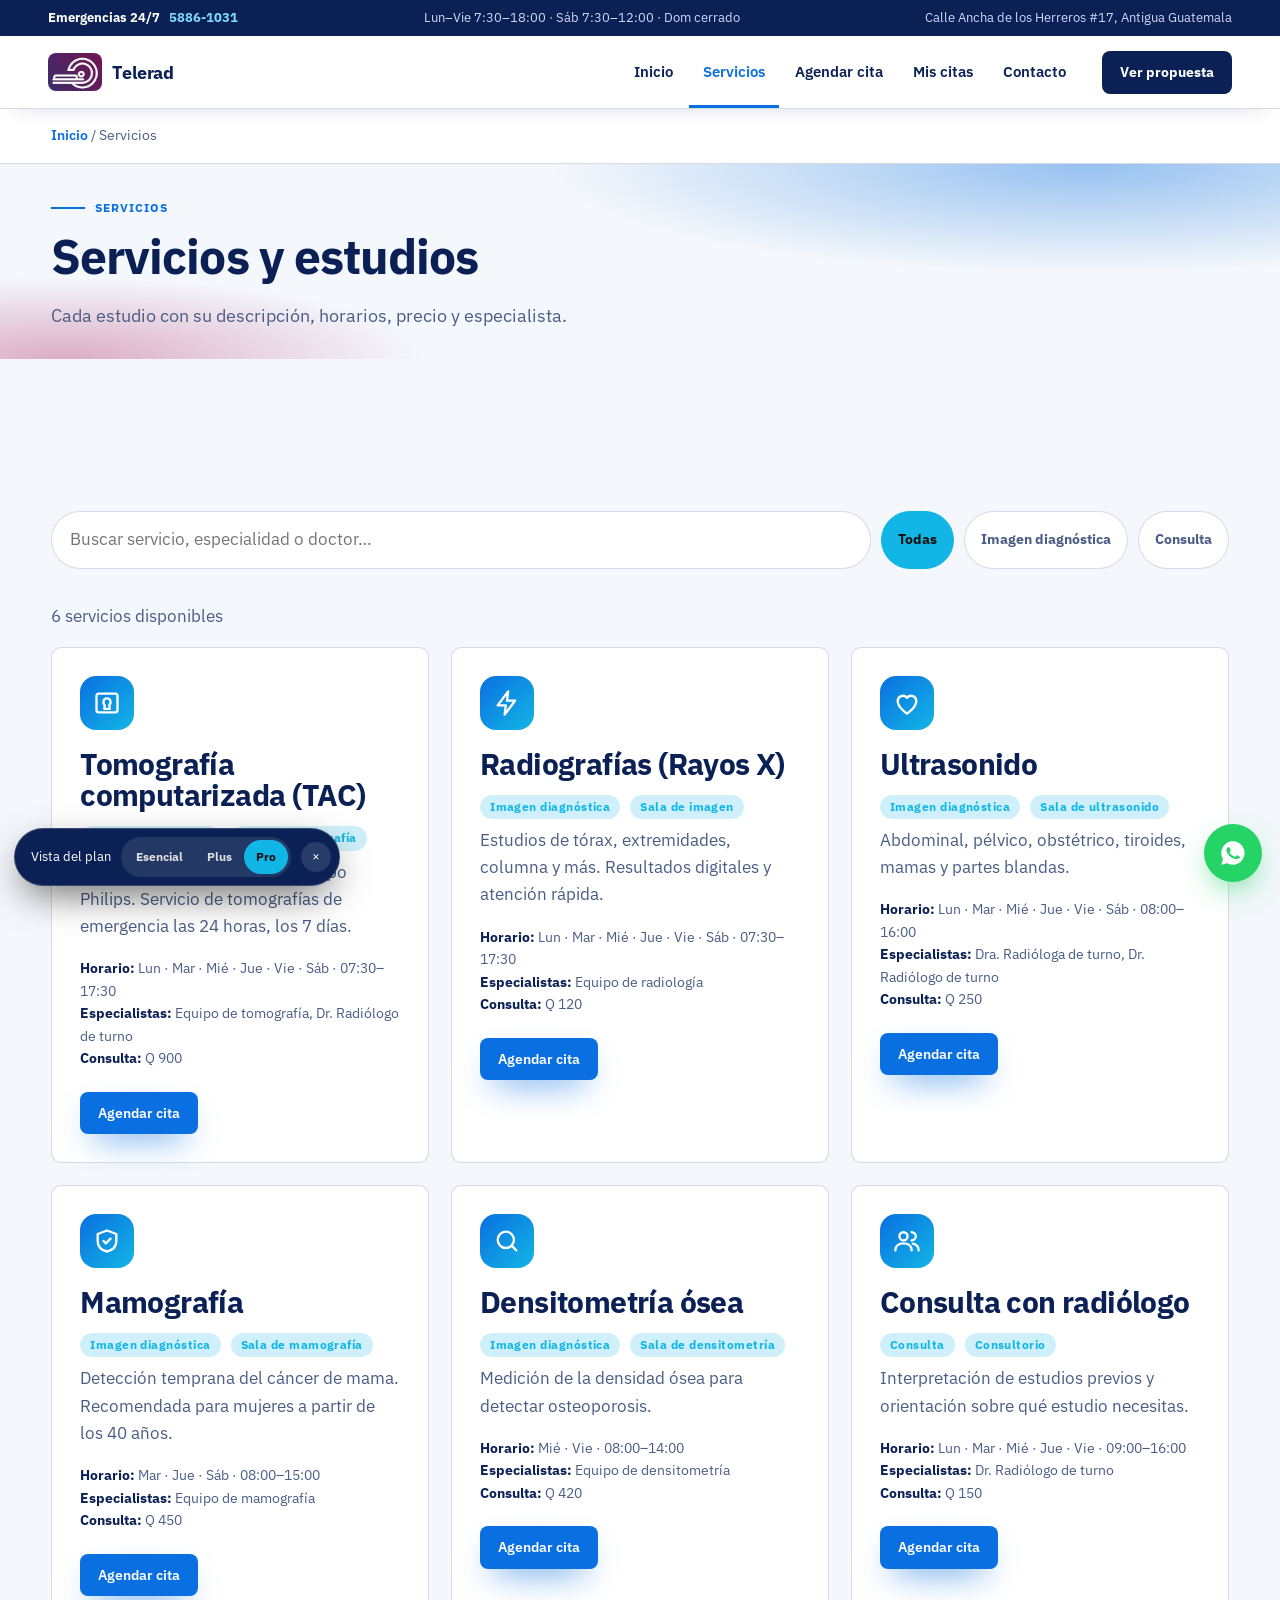
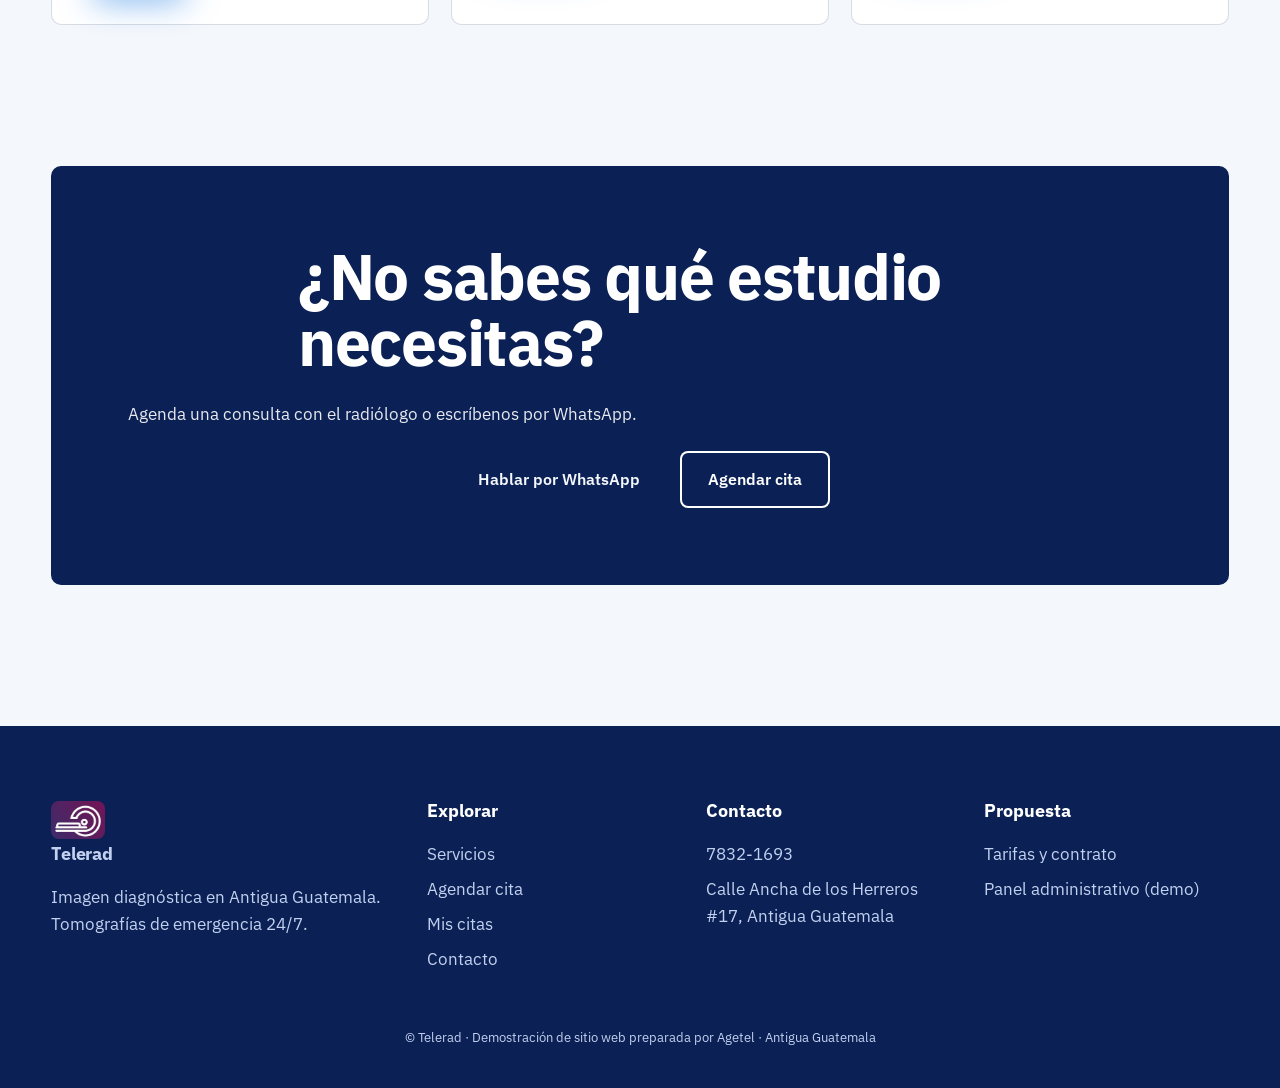
<file: servicios.html>
<!doctype html>
<html lang="es"><head><meta charset="utf-8"><meta name="viewport" content="width=device-width,initial-scale=1,viewport-fit=cover">
<title>Servicios · Telerad</title><meta name="description" content="Imagen diagnóstica en Antigua Guatemala. Tomografías de emergencia 24/7."><meta name="theme-color" content="#f4f7fb">
<link rel="preconnect" href="https://fonts.googleapis.com"><link rel="preconnect" href="https://fonts.gstatic.com" crossorigin>
<link href="https://fonts.googleapis.com/css2?family=IBM+Plex+Sans:wght@400;500;600;700&display=swap" rel="stylesheet"><link rel="stylesheet" href="css/core.css"><link rel="stylesheet" href="css/theme.css"></head><body class="clinic" data-page="servicios"><div class="tl-top"><div><b>Emergencias 24/7</b> <a href="tel:+50258861031">5886-1031</a></div><div class="hide-sm">Lun–Vie 7:30–18:00 · Sáb 7:30–12:00 · Dom cerrado</div><div class="hide-md">Calle Ancha de los Herreros #17, Antigua Guatemala</div></div><a class="skip" href="#main">Saltar al contenido</a><div class="progress"></div><header class="nav" id="nav"><div class="nav-pill"><a href="index.html" class="nav-logo" aria-label="Telerad"><img src="img/icono.jpg" alt="" class="logo-img"><span>Telerad</span></a><nav class="nav-links" aria-label="Principal"><a href="index.html">Inicio</a><a href="servicios.html" class="on" aria-current="page">Servicios</a><a href="agendar.html">Agendar cita</a><a href="mis-citas.html">Mis citas</a><a href="contacto.html">Contacto</a></nav><a href="tarifas.html" class="btn-plans">Ver propuesta</a><button class="burger" id="burger" aria-label="Menú" aria-expanded="false"><span></span><span></span></button></div></header><main id="main"><section class="tl-head"><div class="wrap"><nav class="tl-crumbs" aria-label="Ruta"><a href="index.html">Inicio</a> / <span>Servicios</span></nav></div></section><section class="page-hero"><div class="wrap"><p class="eyebrow rv">Servicios</p><h1 class="rv" style="--i:1">Servicios y estudios</h1><p class="rv" style="--i:2;max-width:56ch;font-size:1.15rem">Cada estudio con su descripción, horarios, precio y especialista.</p></div></section><section class="sec "><div class="wrap"><div id="clinicDir"></div></div></section><section class="sec" style="padding-top:0"><div class="wrap"><div class="cta-band rv z"><h2>¿No sabes qué estudio necesitas?</h2><p>Agenda una consulta con el radiólogo o escríbenos por WhatsApp.</p><div class="btn-row" style="justify-content:center"><a class="btn" href="https://wa.me/50258861031">Hablar por WhatsApp</a><a class="btn" style="background:transparent;box-shadow:inset 0 0 0 2px currentColor;color:inherit" href="agendar.html">Agendar cita</a></div></div></div></section></main><footer class="foot"><div class="wrap foot-grid"><div><a href="index.html" class="nav-logo" style="margin-bottom:12px" aria-label="Telerad"><img src="img/icono.jpg" alt="" class="logo-img"><span>Telerad</span></a><p>Imagen diagnóstica en Antigua Guatemala. Tomografías de emergencia 24/7.</p></div><div><b>Explorar</b><a href="servicios.html">Servicios</a><a href="agendar.html">Agendar cita</a><a href="mis-citas.html">Mis citas</a><a href="contacto.html">Contacto</a></div><div><b>Contacto</b><a href="tel:+50278321693">7832-1693</a><a href="https://www.google.com/maps/search/?api=1&amp;query=Telerad%20Calle%20Ancha%20de%20los%20Herreros%2017%20Antigua%20Guatemala" target="_blank" rel="noopener">Calle Ancha de los Herreros #17, Antigua Guatemala</a></div><div><b>Propuesta</b><a href="tarifas.html">Tarifas y contrato</a><a href="admin.html">Panel administrativo (demo)</a></div></div><p class="copy">© Telerad · Demostración de sitio web preparada por Agetel · Antigua Guatemala</p></footer><a class="wa" href="https://wa.me/50258861031" target="_blank" rel="noopener" aria-label="WhatsApp"><svg viewBox="0 0 24 24" width="28" height="28" fill="#fff"><path d="M12 2a10 10 0 0 0-8.6 15.1L2 22l5-1.3A10 10 0 1 0 12 2zm5.2 14.1c-.2.6-1.3 1.2-1.8 1.2-.5.1-1 .2-3.3-.7-2.8-1.2-4.6-4-4.7-4.2-.1-.2-1.1-1.5-1.1-2.8s.7-2 1-2.3c.2-.3.5-.3.7-.3h.5c.2 0 .4 0 .6.5l.9 2.2c.1.2.1.4 0 .5l-.3.5-.4.4c-.1.2-.3.3-.1.6.2.3.8 1.3 1.7 2.1 1.2 1 2.2 1.4 2.5 1.5.3.1.5.1.6-.1l.9-1.1c.2-.3.4-.2.6-.1l2 1c.3.1.5.2.5.3.1.2.1.8-.1 1.3z"/></svg></a><div class="demo-bar" role="group" aria-label="Vista del plan"><span class="dl" data-p="Pro" role="button" tabindex="0">Vista del plan</span><div class="seg"><button data-plan="basic" aria-pressed="false">Esencial</button><button data-plan="plus" aria-pressed="false">Plus</button><button data-plan="pro" aria-pressed="true">Pro</button></div><button class="x" id="demoX" aria-label="Ocultar">×</button></div><div class="tl-bar" role="group" aria-label="Acciones rápidas"><a class="em" href="tel:+50258861031">☎ Emergencias 24/7</a><a class="bk" href="agendar.html">Agendar cita</a></div><div class="modal" id="modal"><div class="modal-card" id="modalCard" role="dialog" aria-modal="true"></div></div><div class="toast" id="toast" role="status"></div><script src="js/site-data.js"></script><script src="js/art.js"></script><script src="js/core.js"></script><script src="js/medical.js"></script></body></html>
</file>
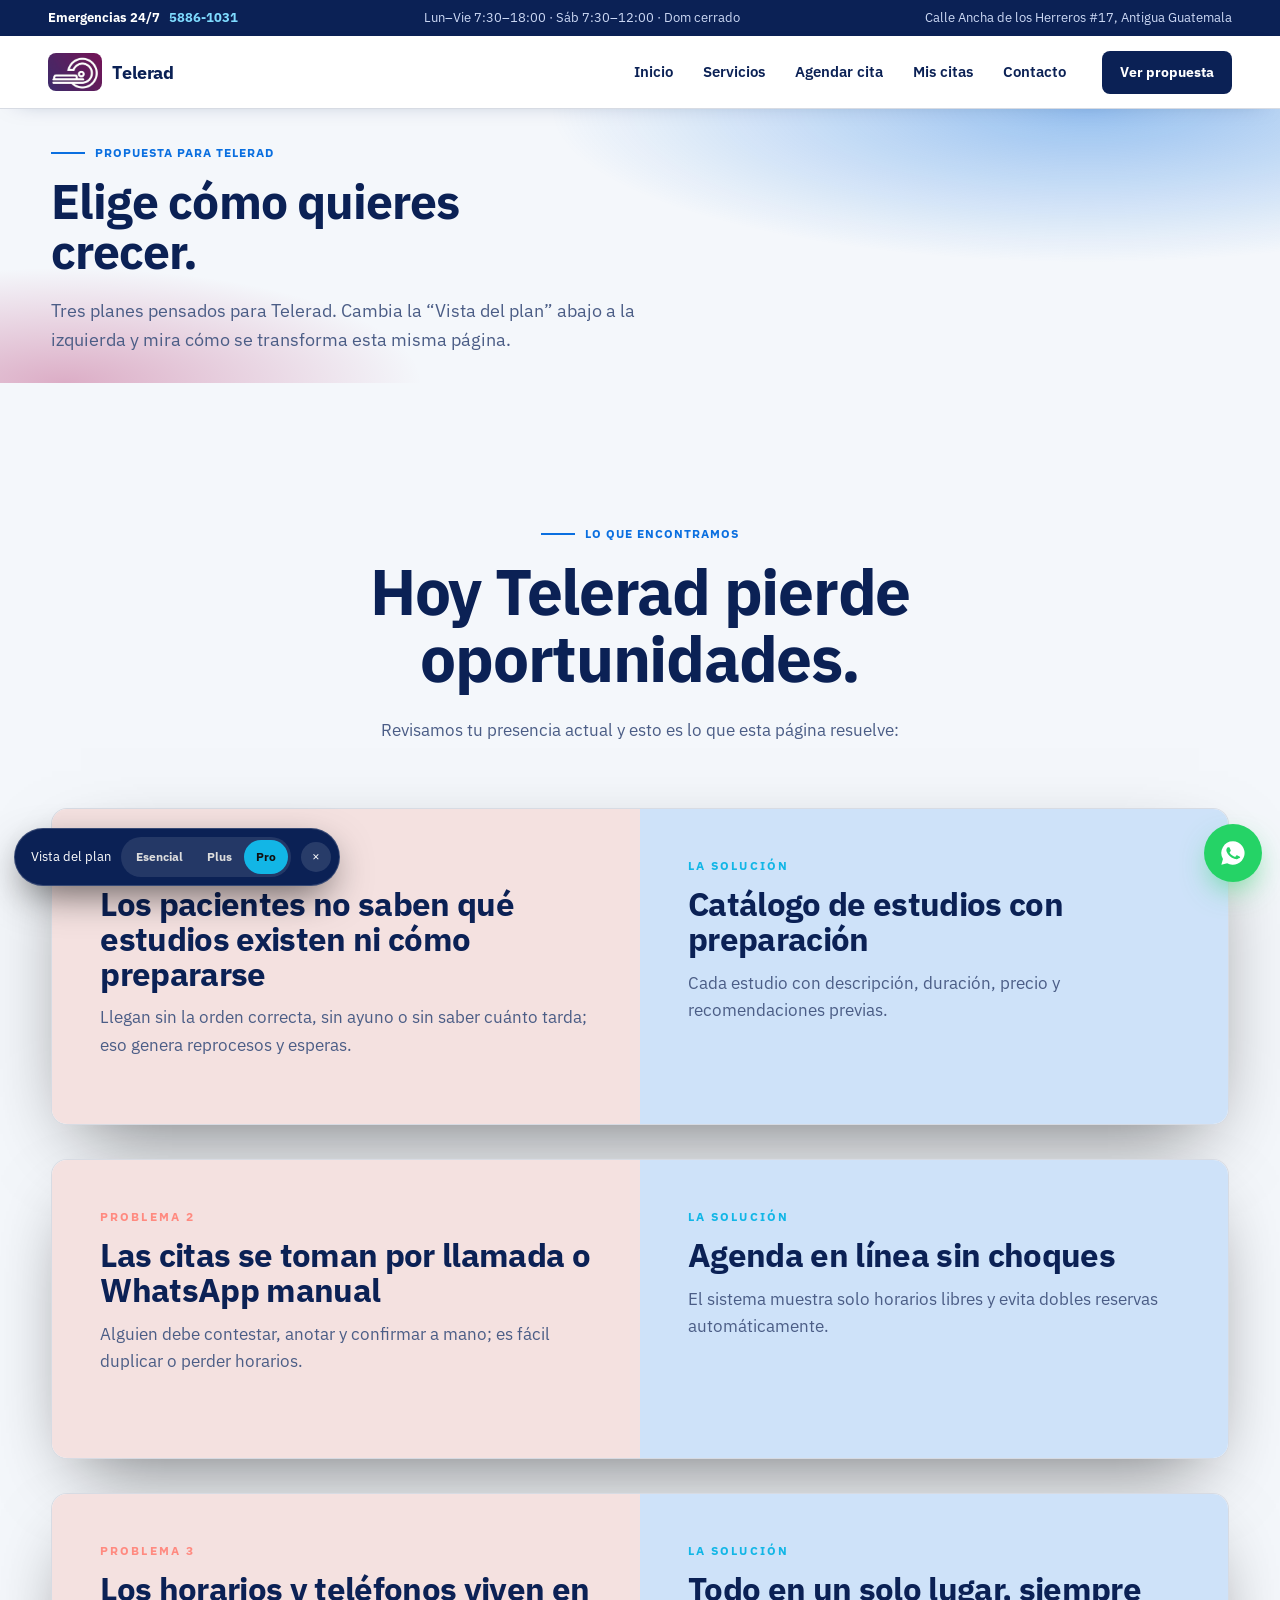
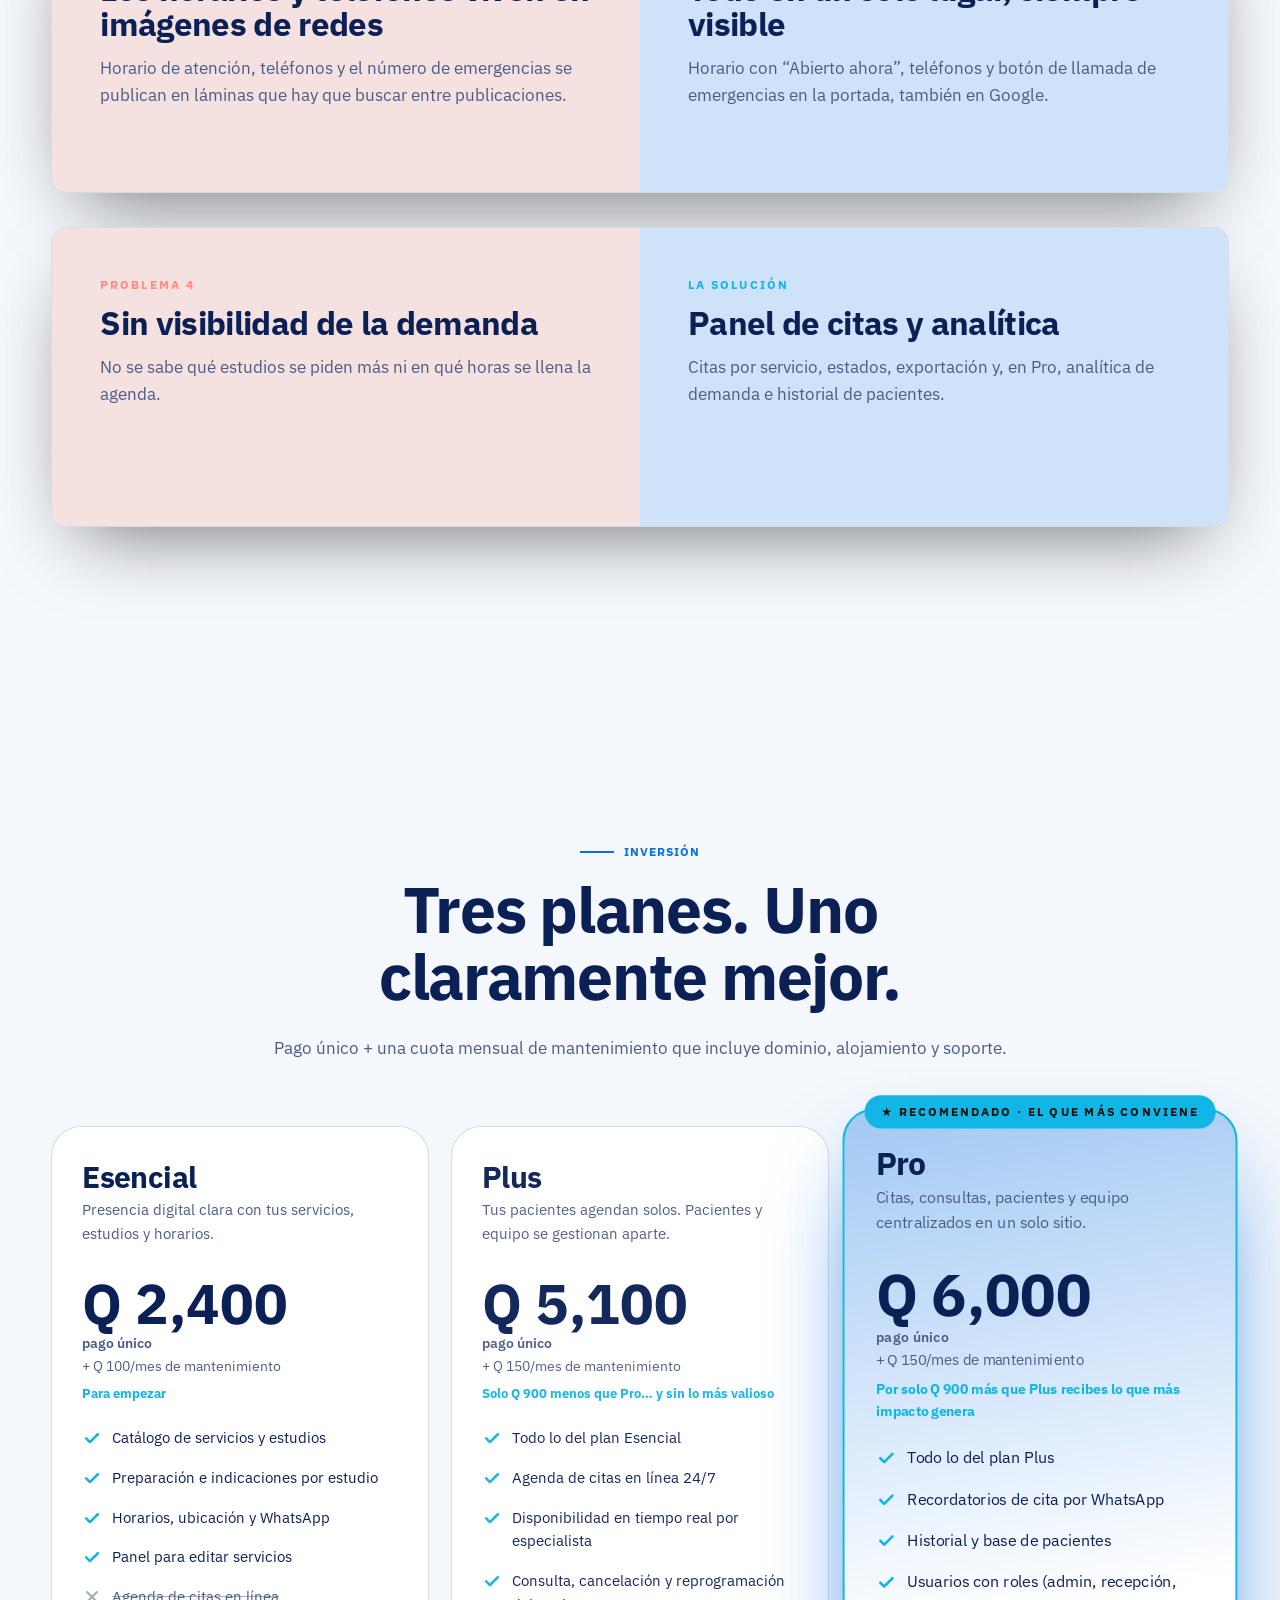
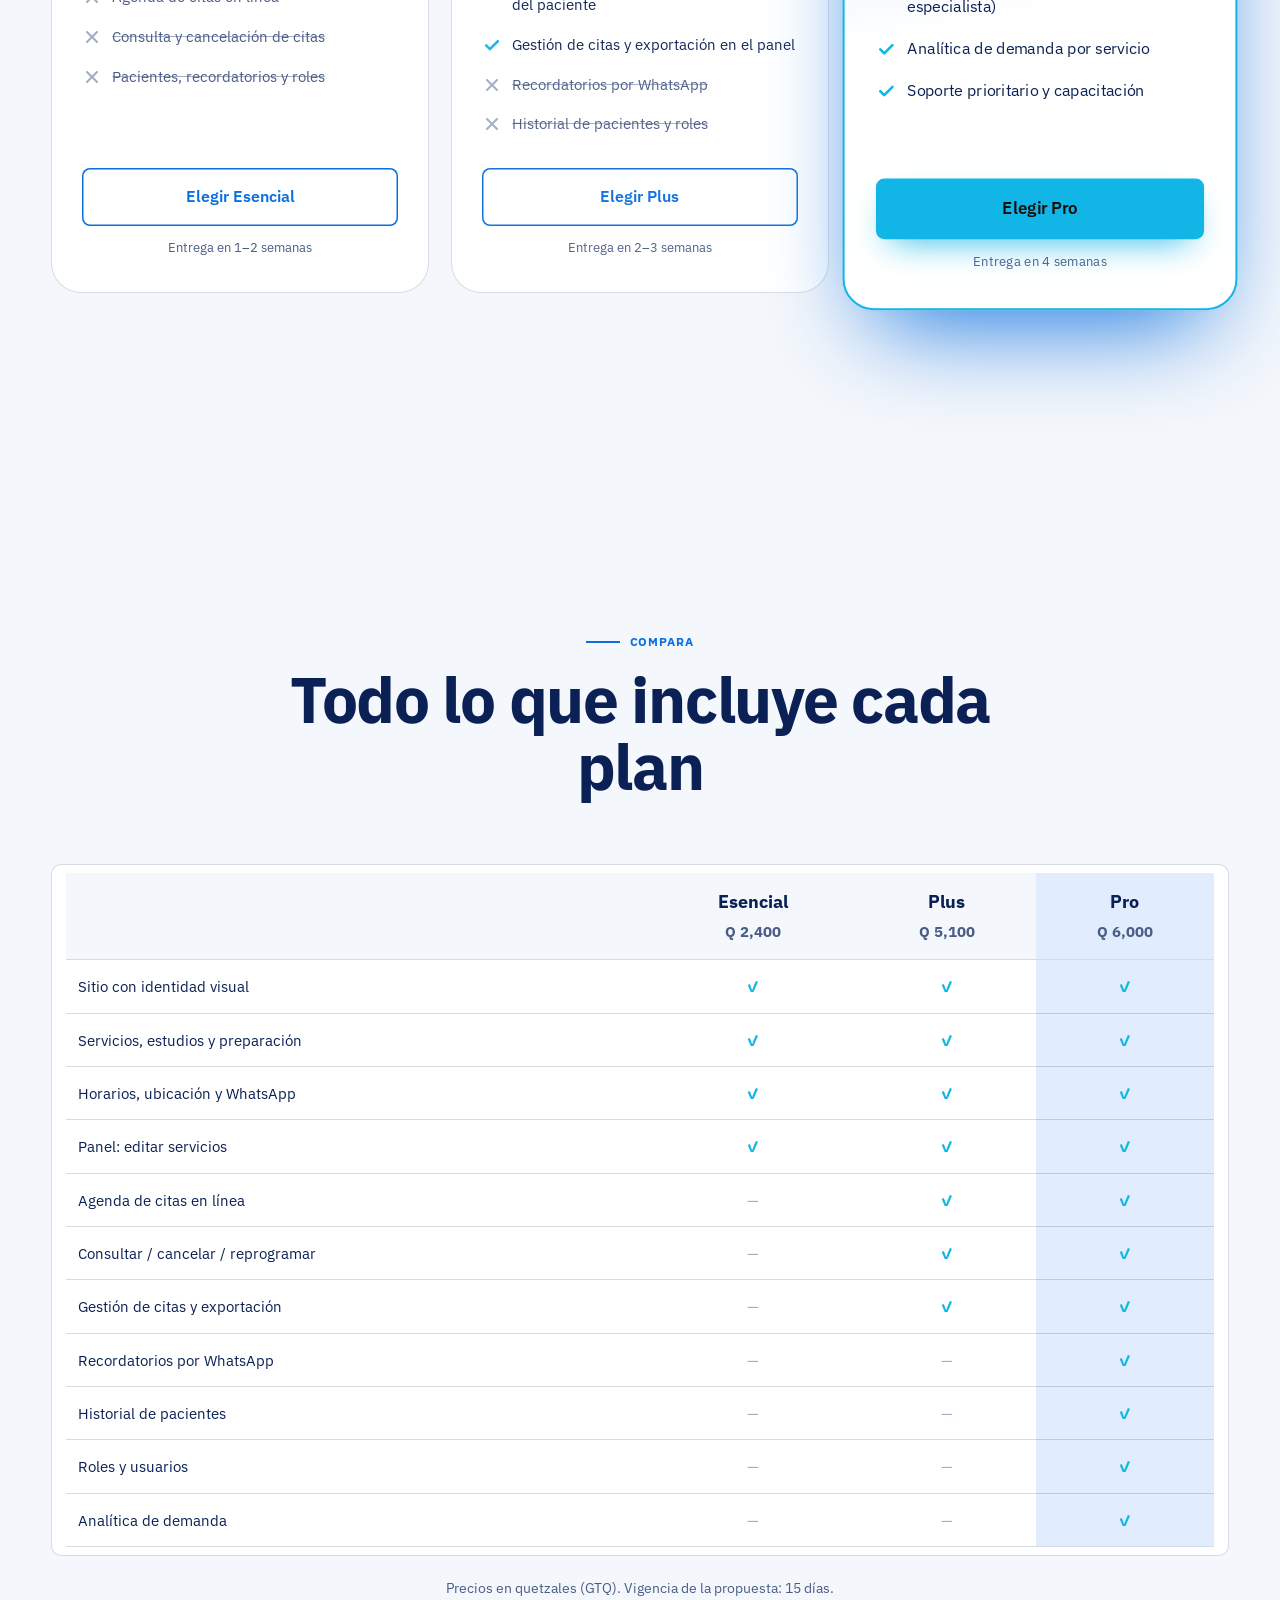
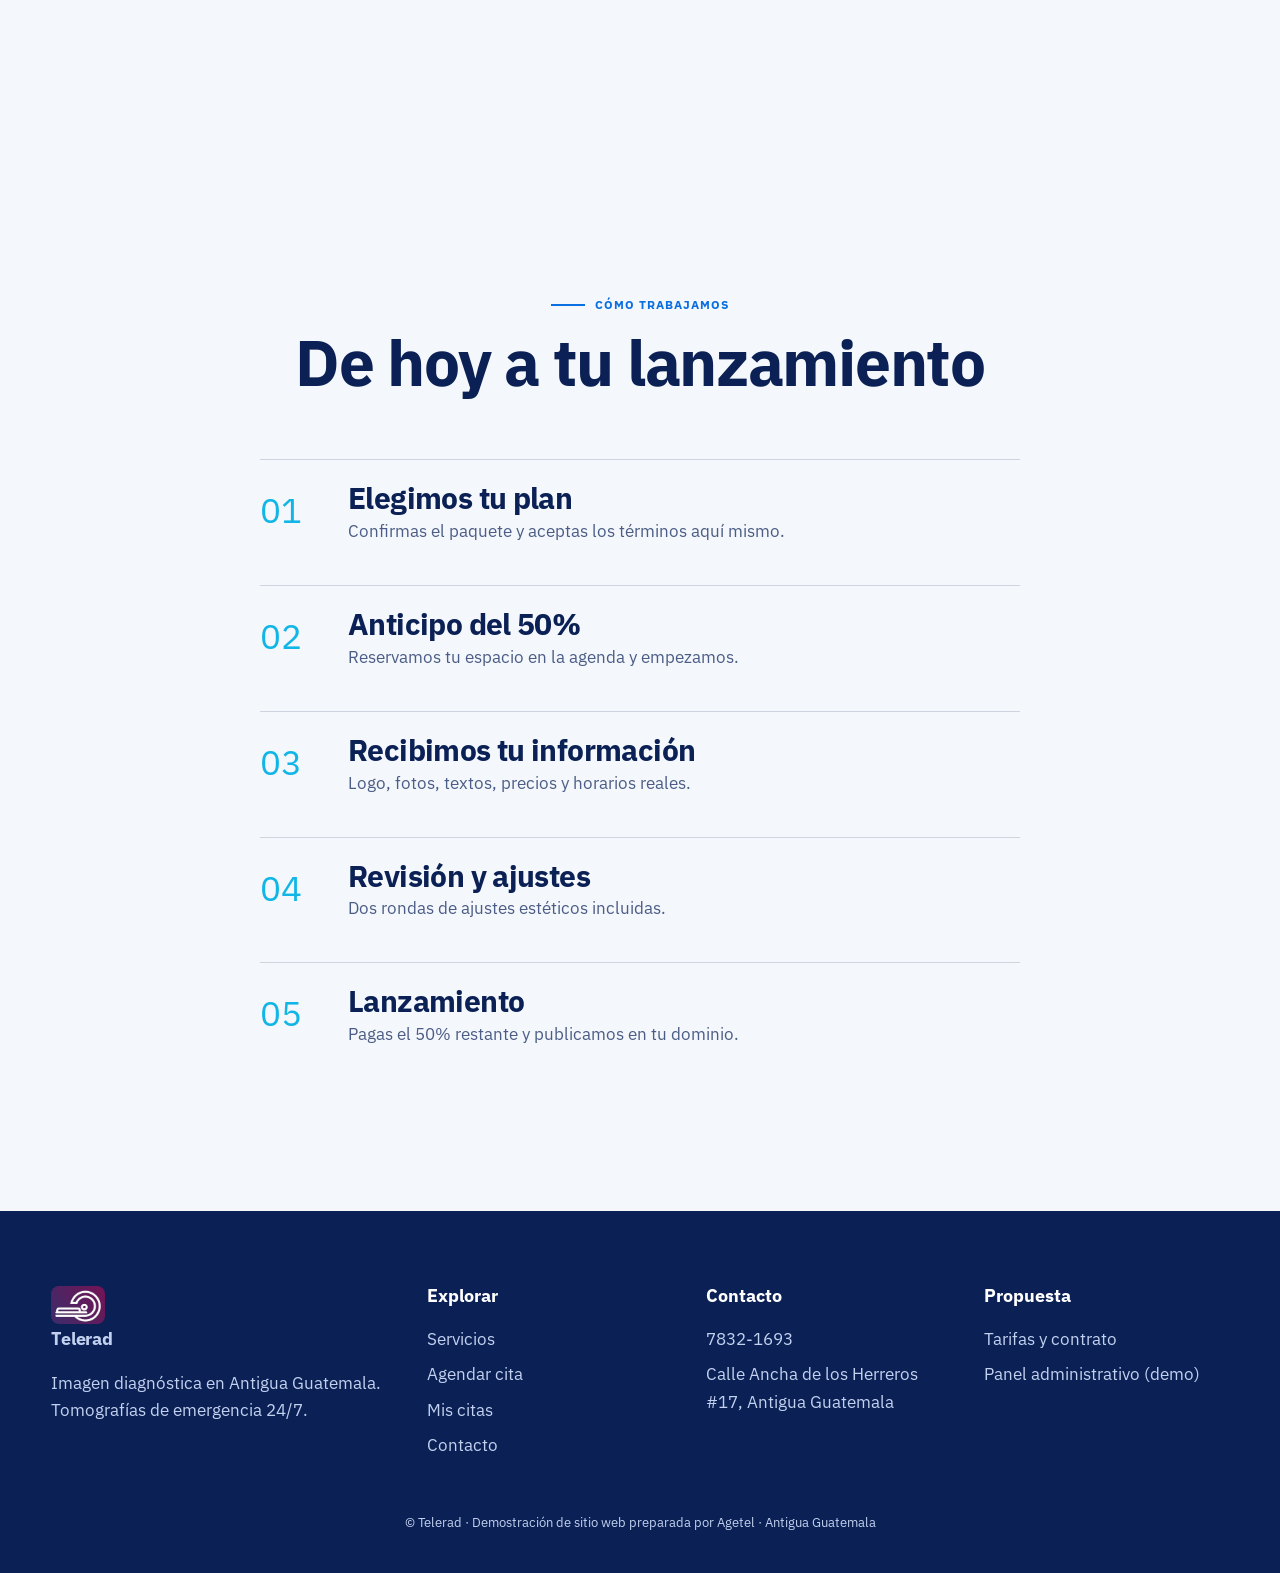
<file: tarifas.html>
<!doctype html>
<html lang="es"><head><meta charset="utf-8"><meta name="viewport" content="width=device-width,initial-scale=1,viewport-fit=cover">
<title>Propuesta y tarifas · Telerad</title><meta name="description" content="Imagen diagnóstica en Antigua Guatemala. Tomografías de emergencia 24/7."><meta name="theme-color" content="#f4f7fb">
<link rel="preconnect" href="https://fonts.googleapis.com"><link rel="preconnect" href="https://fonts.gstatic.com" crossorigin>
<link href="https://fonts.googleapis.com/css2?family=IBM+Plex+Sans:wght@400;500;600;700&display=swap" rel="stylesheet"><link rel="stylesheet" href="css/core.css"><link rel="stylesheet" href="css/theme.css"></head><body class="clinic" data-page="tarifas"><div class="tl-top"><div><b>Emergencias 24/7</b> <a href="tel:+50258861031">5886-1031</a></div><div class="hide-sm">Lun–Vie 7:30–18:00 · Sáb 7:30–12:00 · Dom cerrado</div><div class="hide-md">Calle Ancha de los Herreros #17, Antigua Guatemala</div></div><a class="skip" href="#main">Saltar al contenido</a><div class="progress"></div><header class="nav" id="nav"><div class="nav-pill"><a href="index.html" class="nav-logo" aria-label="Telerad"><img src="img/icono.jpg" alt="" class="logo-img"><span>Telerad</span></a><nav class="nav-links" aria-label="Principal"><a href="index.html">Inicio</a><a href="servicios.html">Servicios</a><a href="agendar.html">Agendar cita</a><a href="mis-citas.html">Mis citas</a><a href="contacto.html">Contacto</a></nav><a href="tarifas.html" class="btn-plans">Ver propuesta</a><button class="burger" id="burger" aria-label="Menú" aria-expanded="false"><span></span><span></span></button></div></header><main id="main"><section class="page-hero"><div class="wrap"><p class="eyebrow rv">Propuesta para Telerad</p><h1 class="rv" style="--i:1">Elige cómo quieres crecer.</h1><p class="rv" style="--i:2;max-width:56ch;font-size:1.15rem">Tres planes pensados para Telerad. Cambia la “Vista del plan” abajo a la izquierda y mira cómo se transforma esta misma página.</p></div></section><section class="sec "><div class="wrap"><div class="sec-head rv center"><p class="eyebrow">Lo que encontramos</p><h2>Hoy Telerad pierde oportunidades.</h2><p>Revisamos tu presencia actual y esto es lo que esta página resuelve:</p></div><div class="stack"><div class="stk" style="--n:0"><div class="stk-in"><div class="prob"><small>Problema 1</small><h3>Los pacientes no saben qué estudios existen ni cómo prepararse</h3><p>Llegan sin la orden correcta, sin ayuno o sin saber cuánto tarda; eso genera reprocesos y esperas.</p></div><div class="sol"><small>La solución</small><h3>Catálogo de estudios con preparación</h3><p>Cada estudio con descripción, duración, precio y recomendaciones previas.</p></div></div></div><div class="stk" style="--n:1"><div class="stk-in"><div class="prob"><small>Problema 2</small><h3>Las citas se toman por llamada o WhatsApp manual</h3><p>Alguien debe contestar, anotar y confirmar a mano; es fácil duplicar o perder horarios.</p></div><div class="sol"><small>La solución</small><h3>Agenda en línea sin choques</h3><p>El sistema muestra solo horarios libres y evita dobles reservas automáticamente.</p></div></div></div><div class="stk" style="--n:2"><div class="stk-in"><div class="prob"><small>Problema 3</small><h3>Los horarios y teléfonos viven en imágenes de redes</h3><p>Horario de atención, teléfonos y el número de emergencias se publican en láminas que hay que buscar entre publicaciones.</p></div><div class="sol"><small>La solución</small><h3>Todo en un solo lugar, siempre visible</h3><p>Horario con “Abierto ahora”, teléfonos y botón de llamada de emergencias en la portada, también en Google.</p></div></div></div><div class="stk" style="--n:3"><div class="stk-in"><div class="prob"><small>Problema 4</small><h3>Sin visibilidad de la demanda</h3><p>No se sabe qué estudios se piden más ni en qué horas se llena la agenda.</p></div><div class="sol"><small>La solución</small><h3>Panel de citas y analítica</h3><p>Citas por servicio, estados, exportación y, en Pro, analítica de demanda e historial de pacientes.</p></div></div></div></div></div></section><section class="sec "><div class="wrap"><div class="sec-head rv center"><p class="eyebrow">Inversión</p><h2>Tres planes. Uno claramente mejor.</h2><p>Pago único + una cuota mensual de mantenimiento que incluye dominio, alojamiento y soporte.</p></div><div class="plan-grid" id="planGrid"></div><div class="contract-note rv"><span>¿Dudas con los términos?</span><button class="link" data-contract>Leer el contrato completo</button><span>·</span><span>Una copia en Word acompaña esta propuesta.</span></div></div></section><section class="sec "><div class="wrap"><div class="sec-head rv center"><p class="eyebrow">Compara</p><h2>Todo lo que incluye cada plan</h2></div><div class="tbl-wrap rv"><table class="cmp" id="cmpTbl"></table></div><p class="center" style="margin-top:22px;font-size:.85rem">Precios en quetzales (GTQ). Vigencia de la propuesta: 15 días.</p></div></section><section class="sec "><div class="wrap"><div class="sec-head rv center"><p class="eyebrow">Cómo trabajamos</p><h2>De hoy a tu lanzamiento</h2></div><div class="steps" style="max-width:760px;margin:auto"><div class="step rv" style="--i:0"><div><h3 style="margin:0 0 4px">Elegimos tu plan</h3><p style="margin:0">Confirmas el paquete y aceptas los términos aquí mismo.</p></div></div><div class="step rv" style="--i:1"><div><h3 style="margin:0 0 4px">Anticipo del 50%</h3><p style="margin:0">Reservamos tu espacio en la agenda y empezamos.</p></div></div><div class="step rv" style="--i:2"><div><h3 style="margin:0 0 4px">Recibimos tu información</h3><p style="margin:0">Logo, fotos, textos, precios y horarios reales.</p></div></div><div class="step rv" style="--i:3"><div><h3 style="margin:0 0 4px">Revisión y ajustes</h3><p style="margin:0">Dos rondas de ajustes estéticos incluidas.</p></div></div><div class="step rv" style="--i:4"><div><h3 style="margin:0 0 4px">Lanzamiento</h3><p style="margin:0">Pagas el 50% restante y publicamos en tu dominio.</p></div></div></div></div></section></main><footer class="foot"><div class="wrap foot-grid"><div><a href="index.html" class="nav-logo" style="margin-bottom:12px" aria-label="Telerad"><img src="img/icono.jpg" alt="" class="logo-img"><span>Telerad</span></a><p>Imagen diagnóstica en Antigua Guatemala. Tomografías de emergencia 24/7.</p></div><div><b>Explorar</b><a href="servicios.html">Servicios</a><a href="agendar.html">Agendar cita</a><a href="mis-citas.html">Mis citas</a><a href="contacto.html">Contacto</a></div><div><b>Contacto</b><a href="tel:+50278321693">7832-1693</a><a href="https://www.google.com/maps/search/?api=1&amp;query=Telerad%20Calle%20Ancha%20de%20los%20Herreros%2017%20Antigua%20Guatemala" target="_blank" rel="noopener">Calle Ancha de los Herreros #17, Antigua Guatemala</a></div><div><b>Propuesta</b><a href="tarifas.html">Tarifas y contrato</a><a href="admin.html">Panel administrativo (demo)</a></div></div><p class="copy">© Telerad · Demostración de sitio web preparada por Agetel · Antigua Guatemala</p></footer><a class="wa" href="https://wa.me/50258861031" target="_blank" rel="noopener" aria-label="WhatsApp"><svg viewBox="0 0 24 24" width="28" height="28" fill="#fff"><path d="M12 2a10 10 0 0 0-8.6 15.1L2 22l5-1.3A10 10 0 1 0 12 2zm5.2 14.1c-.2.6-1.3 1.2-1.8 1.2-.5.1-1 .2-3.3-.7-2.8-1.2-4.6-4-4.7-4.2-.1-.2-1.1-1.5-1.1-2.8s.7-2 1-2.3c.2-.3.5-.3.7-.3h.5c.2 0 .4 0 .6.5l.9 2.2c.1.2.1.4 0 .5l-.3.5-.4.4c-.1.2-.3.3-.1.6.2.3.8 1.3 1.7 2.1 1.2 1 2.2 1.4 2.5 1.5.3.1.5.1.6-.1l.9-1.1c.2-.3.4-.2.6-.1l2 1c.3.1.5.2.5.3.1.2.1.8-.1 1.3z"/></svg></a><div class="demo-bar" role="group" aria-label="Vista del plan"><span class="dl" data-p="Pro" role="button" tabindex="0">Vista del plan</span><div class="seg"><button data-plan="basic" aria-pressed="false">Esencial</button><button data-plan="plus" aria-pressed="false">Plus</button><button data-plan="pro" aria-pressed="true">Pro</button></div><button class="x" id="demoX" aria-label="Ocultar">×</button></div><div class="tl-bar" role="group" aria-label="Acciones rápidas"><a class="em" href="tel:+50258861031">☎ Emergencias 24/7</a><a class="bk" href="agendar.html">Agendar cita</a></div><div class="modal" id="modal"><div class="modal-card" id="modalCard" role="dialog" aria-modal="true"></div></div><div class="toast" id="toast" role="status"></div><script src="js/site-data.js"></script><script src="js/art.js"></script><script src="js/core.js"></script></body></html>
</file>
<file: css/core.css>
/* ===== Agetel · motor visual compartido. Cada negocio sobreescribe las variables :root ===== */
@view-transition { navigation: auto; }
:root{
  --bg:#0f0f10;--bg2:#17171a;--ink:#f6f2ec;--mut:#b7b0a6;--pri:#e4572e;--acc:#f2b134;--acc2:#2e86ab;
  --card:#1d1d20;--line:rgba(255,255,255,.1);--on-pri:#fff;--r:22px;
  --fd:'Fraunces',serif;--fb:'Plus Jakarta Sans',system-ui,sans-serif;
  --ease:cubic-bezier(.22,1,.36,1);--shadow:0 30px 80px -30px rgba(0,0,0,.6);
}
*,*::before,*::after{box-sizing:border-box}
html{scroll-behavior:smooth;-webkit-text-size-adjust:100%}
body{margin:0;background:var(--bg);color:var(--ink);font-family:var(--fb);font-size:17px;line-height:1.6;-webkit-font-smoothing:antialiased}
html,body{overflow-x:clip}
img,svg{max-width:100%;display:block}
a{color:inherit;text-decoration:none}
button{font:inherit;cursor:pointer;color:inherit}
h1,h2,h3,h4{font-family:var(--fd);line-height:1.04;margin:0 0 .4em;font-weight:700;letter-spacing:-.02em}
h1{font-size:clamp(2.8rem,8vw,7rem)}h2{font-size:clamp(2.1rem,5vw,4rem)}h3{font-size:clamp(1.3rem,2.4vw,1.9rem)}
p{margin:0 0 1em;color:var(--mut)}
::selection{background:var(--pri);color:var(--on-pri)}
:focus-visible{outline:3px solid var(--acc);outline-offset:3px;border-radius:8px}
.wrap{width:min(1200px,92vw);margin:0 auto}
.sec{padding:clamp(70px,11vw,150px) 0;position:relative}
.eyebrow{font-size:.78rem;letter-spacing:.22em;text-transform:uppercase;font-weight:800;color:var(--acc);margin:0 0 14px;display:flex;align-items:center;gap:10px}
.eyebrow::before{content:"";width:34px;height:2px;background:currentColor}
.center{text-align:center}.center .eyebrow{justify-content:center}
.sec-head{max-width:760px;margin-bottom:clamp(36px,5vw,64px)}.sec-head.center{margin-inline:auto}
.skip{position:absolute;left:-999px;top:8px;background:var(--acc);color:#111;padding:10px 16px;border-radius:10px;z-index:999}.skip:focus{left:8px}

/* progress + nav */
.progress{position:fixed;top:0;left:0;height:3px;width:100%;transform-origin:0 50%;transform:scaleX(0);background:linear-gradient(90deg,var(--pri),var(--acc));z-index:100}
.nav{position:fixed;top:14px;left:0;right:0;z-index:90;display:flex;justify-content:center;pointer-events:none;transition:transform .5s var(--ease)}
.nav.hide{transform:translateY(-130%)}
.nav-pill{pointer-events:auto;display:flex;align-items:center;gap:6px;padding:8px 10px 8px 18px;border-radius:999px;background:color-mix(in srgb,var(--bg) 72%,transparent);backdrop-filter:blur(18px) saturate(1.4);-webkit-backdrop-filter:blur(18px) saturate(1.4);border:1px solid var(--line);box-shadow:0 10px 40px -12px rgba(0,0,0,.5);max-width:94vw}
.nav-logo{display:flex;align-items:center;gap:10px;font-family:var(--fd);font-weight:800;font-size:1.15rem;letter-spacing:-.01em;margin-right:14px;white-space:nowrap}
.nav-logo svg,.nav-logo img{height:34px;width:auto}
.nav-links{display:flex;gap:2px}
.nav-links a{padding:9px 15px;border-radius:999px;font-weight:600;font-size:.92rem;color:var(--mut);transition:.25s}
.nav-links a:hover{color:var(--ink);background:var(--line)}
.nav-links a.on{color:var(--on-pri);background:var(--pri)}
.btn-plans{margin-left:6px;padding:10px 18px;border-radius:999px;font-weight:800;font-size:.88rem;background:var(--acc);color:#14110c;white-space:nowrap;transition:.25s}
.btn-plans:hover{transform:translateY(-2px);filter:brightness(1.08)}
.burger{display:none;width:44px;height:44px;border-radius:50%;border:0;background:var(--line);position:relative}
.burger span{position:absolute;left:13px;right:13px;height:2px;background:var(--ink);transition:.3s var(--ease)}
.burger span:nth-child(1){top:18px}.burger span:nth-child(2){top:26px}
.burger[aria-expanded=true] span:nth-child(1){top:22px;transform:rotate(45deg)}.burger[aria-expanded=true] span:nth-child(2){top:22px;transform:rotate(-45deg)}
@media(max-width:900px){
  .burger{display:block}.nav-links{position:fixed;inset:0;flex-direction:column;justify-content:center;align-items:center;gap:8px;background:var(--bg);opacity:0;pointer-events:none;transition:.4s var(--ease);z-index:-1}
  .nav-links a{font-family:var(--fd);font-size:2rem;color:var(--ink);padding:10px 24px}
  .nav.open .nav-links{opacity:1;pointer-events:auto}.nav.open{z-index:200}
  .nav-pill{padding-left:14px}.nav-logo{margin-right:6px}
}

/* buttons */
.btn{display:inline-flex;align-items:center;gap:10px;padding:16px 28px;border-radius:999px;border:0;font-weight:800;font-size:1rem;background:var(--pri);color:var(--on-pri);transition:transform .3s var(--ease),box-shadow .3s,filter .3s;box-shadow:0 14px 34px -14px var(--pri);position:relative;overflow:hidden;min-height:48px}
.btn:hover{transform:translateY(-3px);filter:brightness(1.06)}.btn:active{transform:scale(.97)}
.btn.alt{background:transparent;color:var(--ink);box-shadow:inset 0 0 0 2px var(--line)}.btn.alt:hover{box-shadow:inset 0 0 0 2px var(--ink)}
.btn.gold{background:var(--acc);color:#14110c;box-shadow:0 14px 34px -14px var(--acc)}
.btn.sm{padding:10px 18px;font-size:.88rem;min-height:40px}
.btn[disabled]{opacity:.45;pointer-events:none}
.btn-row{display:flex;flex-wrap:wrap;gap:12px;margin-top:22px}

/* ===== hero variants ===== */
.hero-story{height:380vh;position:relative}
.hs-stage{position:sticky;top:0;height:100vh;overflow:hidden;display:grid;place-items:center}
.hs-bg{position:absolute;inset:0;background:radial-gradient(120% 90% at 50% 110%,color-mix(in srgb,var(--pri) calc(30% + var(--p,0)*40%),transparent),transparent 60%),radial-gradient(80% 70% at 85% 10%,color-mix(in srgb,var(--acc2) 35%,transparent),transparent 60%),var(--bg)}
.hs-grain,.grain::after{background-image:url("data:image/svg+xml;utf8,<svg xmlns='http://www.w3.org/2000/svg' width='160' height='160'><filter id='n'><feTurbulence type='fractalNoise' baseFrequency='.9' numOctaves='2'/></filter><rect width='100%' height='100%' filter='url(%23n)' opacity='.5'/></svg>");opacity:.08;mix-blend-mode:overlay;pointer-events:none}
.hs-grain{position:absolute;inset:0}
.hs-art{position:absolute;width:min(78vmin,720px);right:calc(50% - min(39vmin,360px) + (var(--p,0) - .5)*26vw);top:50%;transform:translateY(-50%) rotate(calc(var(--p,0)*70deg - 18deg)) scale(calc(.82 + var(--p,0)*.5));filter:drop-shadow(0 50px 60px rgba(0,0,0,.45));will-change:transform}
.hs-art svg{width:100%;height:auto}
.hs-orbit{position:absolute;inset:0;pointer-events:none}
.hs-orbit i{position:absolute;border-radius:50%;border:1px solid var(--line);left:50%;top:50%;translate:-50% -50%}
.hs-orbit i:nth-child(1){width:60vmin;height:60vmin;transform:scale(calc(.8 + var(--p,0)*.8))}
.hs-orbit i:nth-child(2){width:90vmin;height:90vmin;transform:scale(calc(.7 + var(--p,0)*.6))}
.hs-orbit i:nth-child(3){width:130vmin;height:130vmin;transform:scale(calc(.6 + var(--p,0)*.5))}
.hs-chap{position:absolute;left:max(5vw,calc(50% - 600px));max-width:min(560px,86vw);bottom:14vh;opacity:0;transform:translateY(40px);transition:opacity .6s var(--ease),transform .7s var(--ease);pointer-events:none}
.hs-chap.on{opacity:1;transform:none;pointer-events:auto}
.hs-chap h1,.hs-chap h2{font-size:clamp(2.6rem,7.4vw,6.4rem)}
.hs-chap .num{font-family:var(--fd);font-size:1rem;color:var(--acc);letter-spacing:.2em}
.hs-chap p{font-size:clamp(1rem,1.7vw,1.25rem);max-width:46ch}
.hs-logo{position:absolute;top:96px;left:max(5vw,calc(50% - 600px));font-family:var(--fd);font-weight:800;opacity:calc(1 - var(--p,0)*4);font-size:.95rem;letter-spacing:.3em;text-transform:uppercase;color:var(--acc)}
.rail{position:absolute;right:max(3vw,16px);top:50%;transform:translateY(-50%);display:grid;gap:12px;margin:0;padding:0;list-style:none}
.rail li{width:8px;height:8px;border-radius:50%;background:var(--line);transition:.4s}.rail li.on{background:var(--acc);transform:scale(1.7)}
.cue{position:absolute;bottom:26px;right:max(5vw,24px);font-size:.75rem;letter-spacing:.2em;text-transform:uppercase;color:var(--mut);display:flex;align-items:center;gap:12px;opacity:calc(1 - var(--p,0)*6)}
.cue i{width:1px;height:46px;background:linear-gradient(var(--acc),transparent);animation:cue 1.8s infinite}
@keyframes cue{0%{transform:scaleY(0);transform-origin:top}50%{transform:scaleY(1);transform-origin:top}51%{transform-origin:bottom}100%{transform:scaleY(0);transform-origin:bottom}}
@media(max-width:800px){.hs-art{width:96vw;right:-18vw;top:34%;opacity:.9}.hs-chap{bottom:10vh}}

.hero-split{min-height:100svh;display:grid;align-items:center;padding:130px 0 70px;position:relative;overflow:hidden}
.hero-split .wrap{display:grid;grid-template-columns:1.1fr .9fr;gap:40px;align-items:center}
.hero-split .art{position:relative;aspect-ratio:1;display:grid;place-items:center}
.hero-split .art svg{width:88%;filter:drop-shadow(0 40px 50px rgba(0,0,0,.4));animation:float 7s ease-in-out infinite;transform:translate3d(calc(var(--mx,0)*18px),calc(var(--my,0)*18px),0)}
.hero-split .blob{position:absolute;inset:6%;border-radius:42% 58% 55% 45%/50% 42% 58% 50%;background:linear-gradient(135deg,var(--pri),var(--acc));opacity:.9;animation:morph 11s ease-in-out infinite}
@keyframes morph{50%{border-radius:58% 42% 40% 60%/45% 58% 42% 55%;transform:rotate(14deg)}}
@keyframes float{50%{translate:0 -16px}}
.hero-split h1{font-size:clamp(2.8rem,7vw,6rem)}
.hero-split .chips{display:flex;gap:10px;flex-wrap:wrap;margin-top:26px}
.chip{padding:8px 14px;border-radius:999px;border:1px solid var(--line);font-size:.85rem;font-weight:600;color:var(--mut);background:color-mix(in srgb,var(--card) 70%,transparent)}
@media(max-width:860px){.hero-split .wrap{grid-template-columns:1fr}.hero-split .art{max-width:420px;margin:0 auto;order:-1}}

.hero-type{min-height:100svh;display:grid;align-content:center;position:relative;overflow:hidden;padding:130px 0 60px}
.hero-type .giant{font-family:var(--fd);font-weight:800;font-size:clamp(5rem,23vw,24rem);line-height:.8;letter-spacing:-.05em;white-space:nowrap;color:transparent;-webkit-text-stroke:2px color-mix(in srgb,var(--ink) 30%,transparent);transform:translateX(calc(var(--p,0)*-26vw));will-change:transform}
.hero-type .giant.fill{color:var(--pri);-webkit-text-stroke:0;transform:translateX(calc(var(--p,0)*18vw));margin-top:.04em}
.hero-type .row{display:grid;grid-template-columns:1fr minmax(240px,420px);gap:40px;align-items:end;margin-top:44px}
.hero-type .art{width:min(380px,60vw);justify-self:end;animation:float 8s ease-in-out infinite;filter:drop-shadow(0 30px 40px rgba(0,0,0,.4))}
.hero-type .art svg{width:100%}
@media(max-width:800px){.hero-type .row{grid-template-columns:1fr}.hero-type .art{justify-self:start}}

.page-hero{padding:clamp(150px,18vw,230px) 0 clamp(40px,6vw,80px);position:relative;overflow:hidden}
.page-hero::before{content:"";position:absolute;inset:0;background:radial-gradient(60% 80% at 85% 0,color-mix(in srgb,var(--pri) 40%,transparent),transparent 70%),radial-gradient(40% 60% at 5% 100%,color-mix(in srgb,var(--acc2) 30%,transparent),transparent 70%)}
.page-hero .wrap{position:relative}.page-hero h1{font-size:clamp(2.6rem,7vw,5.6rem);max-width:15ch}

/* ===== reveal + scroll fx ===== */
.rv{opacity:0;transform:translateY(46px);filter:blur(6px);transition:opacity .9s var(--ease),transform .9s var(--ease),filter .9s var(--ease);transition-delay:calc(var(--i,0)*90ms)}
.rv.in{opacity:1;transform:none;filter:none}
.rv.l{transform:translateX(-60px)}.rv.r{transform:translateX(60px)}.rv.z{transform:scale(.88)}
.rv.in.l,.rv.in.r,.rv.in.z{transform:none}
.clip{clip-path:inset(0 0 100% 0);transition:clip-path 1.2s var(--ease)}.clip.in{clip-path:inset(0)}
.words span{display:inline-block;opacity:.18;transition:opacity .3s}.words span.on{opacity:1}
.words{font-family:var(--fd);font-size:clamp(1.8rem,4.4vw,3.6rem);line-height:1.18;font-weight:600;max-width:24ch;color:var(--ink)}
.par{will-change:transform;transform:translate3d(0,calc((var(--p,.5) - .5)*var(--s,-80px)),0)}
.marquee{overflow:hidden;border-block:1px solid var(--line);padding:22px 0;background:var(--bg2);transform:rotate(-1.2deg);margin:-12px -2vw}
.marquee-in{display:flex;gap:46px;width:max-content;animation:mq 34s linear infinite;font-family:var(--fd);font-size:clamp(1.6rem,3.6vw,3rem);font-weight:700;white-space:nowrap}
.marquee-in span{display:flex;align-items:center;gap:46px}.marquee-in span::after{content:"✦";color:var(--acc);font-size:.6em}
.marquee:hover .marquee-in{animation-play-state:paused}
@keyframes mq{to{transform:translateX(-50%)}}

/* horizontal pinned scroll */
.hscroll{height:var(--h,320vh);position:relative}
.hs-sticky{position:sticky;top:0;height:100vh;overflow:hidden;display:flex;flex-direction:column;justify-content:center;padding-top:76px}
.hs-head h2{font-size:clamp(1.8rem,3.6vw,3rem)}
.hs-track{display:flex;gap:28px;padding:0 6vw;width:max-content;transform:translate3d(calc(var(--p,0)*var(--dx,-60%)),0,0);will-change:transform}
.hcard{width:min(76vw,440px);flex:none;border-radius:var(--r);background:var(--card);border:1px solid var(--line);overflow:hidden;position:relative;display:flex;flex-direction:column}
.hcard .vis{aspect-ratio:16/10;display:grid;place-items:center;position:relative;overflow:hidden;background:linear-gradient(140deg,var(--c1,var(--pri)),var(--c2,var(--acc2)))}
.hcard .vis svg{width:62%;filter:drop-shadow(0 22px 24px rgba(0,0,0,.35));transition:transform .6s var(--ease)}
.hcard:hover .vis svg{transform:scale(1.1) rotate(-6deg)}
.hcard .vis img{position:absolute;inset:0;width:100%;height:100%;object-fit:cover}
.hcard .bd{padding:22px 24px 26px}.hcard .bd h3{margin-bottom:8px}.hcard .price{font-weight:800;color:var(--acc);font-size:1.2rem}
.hs-head{padding:0 6vw;margin-bottom:18px}
@media(max-width:800px){.hscroll{height:auto!important}.hs-sticky{position:static;height:auto;padding:60px 0}.hs-track{transform:none;overflow-x:auto;scroll-snap-type:x mandatory;width:auto;padding-bottom:20px}.hcard{scroll-snap-align:center}}

/* grids and cards */
.grid{display:grid;gap:22px}.g2{grid-template-columns:repeat(2,1fr)}.g3{grid-template-columns:repeat(3,1fr)}.g4{grid-template-columns:repeat(4,1fr)}
@media(max-width:900px){.g3,.g4{grid-template-columns:repeat(2,1fr)}}@media(max-width:620px){.g2,.g3,.g4{grid-template-columns:1fr}}
.card{background:var(--card);border:1px solid var(--line);border-radius:var(--r);padding:28px;transition:transform .4s var(--ease),border-color .3s,box-shadow .4s;position:relative}
.card:hover{transform:translateY(-6px);border-color:color-mix(in srgb,var(--acc) 50%,transparent);box-shadow:var(--shadow)}
.card .ico{width:54px;height:54px;border-radius:16px;background:linear-gradient(135deg,var(--pri),var(--acc));display:grid;place-items:center;margin-bottom:18px;color:var(--on-pri)}
.card .ico svg{width:28px;height:28px}
.stats{display:grid;grid-template-columns:repeat(4,1fr);gap:20px;text-align:center}
.stat b{display:block;font-family:var(--fd);font-size:clamp(2.6rem,6vw,5rem);line-height:1;color:var(--acc)}
.stat span{color:var(--mut);font-size:.95rem}
@media(max-width:700px){.stats{grid-template-columns:repeat(2,1fr)}}

/* stacked sticky cards (problema → solución) */
.stack{display:grid;gap:0}
.stk{position:sticky;top:calc(90px + var(--n)*22px);margin-bottom:34px}
.stk-in{display:grid;grid-template-columns:1fr 1fr;border-radius:calc(var(--r) + 6px);overflow:hidden;border:1px solid var(--line);background:var(--card);min-height:300px;box-shadow:var(--shadow)}
.stk-in>div{padding:clamp(24px,4vw,48px)}
.stk .prob{background:color-mix(in srgb,#b3261e 14%,var(--card))}.stk .sol{background:color-mix(in srgb,var(--pri) 20%,var(--card))}
.stk small{font-weight:800;letter-spacing:.18em;text-transform:uppercase;font-size:.72rem;display:block;margin-bottom:12px}
.stk .prob small{color:#ff8a80}.stk .sol small{color:var(--acc)}
.stk h3{font-size:clamp(1.4rem,2.6vw,2.2rem)}
@media(max-width:760px){.stk-in{grid-template-columns:1fr}.stk{position:static}}

/* timeline / steps */
.steps{counter-reset:s;display:grid;gap:18px}
.step{display:grid;grid-template-columns:70px 1fr;gap:18px;padding:22px 0;border-top:1px solid var(--line)}
.step::before{counter-increment:s;content:counter(s,decimal-leading-zero);font-family:var(--fd);font-size:2.2rem;color:var(--acc)}

/* hours + info */
.info-list{list-style:none;margin:0;padding:0}
.info-list li{display:flex;justify-content:space-between;gap:20px;padding:14px 0;border-bottom:1px solid var(--line)}
.info-list li b{font-weight:700}.info-list li span{color:var(--mut);text-align:right}
.today{color:var(--acc)!important}
.open-badge{display:inline-flex;align-items:center;gap:8px;padding:6px 14px;border-radius:999px;font-weight:700;font-size:.85rem;background:color-mix(in srgb,#2fbf71 18%,transparent);color:#46e08c}
.open-badge::before{content:"";width:8px;height:8px;border-radius:50%;background:currentColor;animation:pulse 1.6s infinite}
.open-badge.off{background:color-mix(in srgb,#e5484d 16%,transparent);color:#ff7b80}
@keyframes pulse{50%{opacity:.3;transform:scale(1.6)}}
.map-box{border-radius:var(--r);overflow:hidden;border:1px solid var(--line);min-height:340px;background:var(--card);display:grid;place-items:center;text-align:center;padding:30px}

/* tags */
.tag{display:inline-block;padding:3px 10px;border-radius:999px;font-size:.72rem;font-weight:800;letter-spacing:.04em;background:color-mix(in srgb,var(--acc) 20%,transparent);color:var(--acc);margin-right:6px}
.tag.hot{background:color-mix(in srgb,var(--pri) 25%,transparent);color:color-mix(in srgb,var(--pri) 55%,#fff)}

/* forms */
.field{display:grid;gap:6px;margin-bottom:16px}
.field label{font-weight:700;font-size:.88rem}
.field input,.field select,.field textarea{width:100%;padding:14px 16px;border-radius:14px;border:1px solid var(--line);background:var(--bg2);color:var(--ink);font:inherit;min-height:48px}
.field input:focus,.field select:focus,.field textarea:focus{outline:none;border-color:var(--acc);box-shadow:0 0 0 4px color-mix(in srgb,var(--acc) 22%,transparent)}
.field .err{color:#ff8a80;font-size:.8rem;min-height:1em}
.field input[aria-invalid=true]{border-color:#ff8a80}
.row2{display:grid;grid-template-columns:1fr 1fr;gap:16px}@media(max-width:600px){.row2{grid-template-columns:1fr}}

/* modal, toast, drawer */
.modal{position:fixed;inset:0;z-index:300;background:rgba(0,0,0,.7);backdrop-filter:blur(8px);display:grid;place-items:center;padding:16px;opacity:0;pointer-events:none;transition:opacity .3s}
.modal.open{opacity:1;pointer-events:auto}
.modal-card{background:var(--bg2);border:1px solid var(--line);border-radius:26px;width:min(780px,100%);max-height:92vh;display:flex;flex-direction:column;transform:translateY(30px) scale(.97);transition:transform .45s var(--ease);box-shadow:var(--shadow)}
.modal.open .modal-card{transform:none}
.modal-h{padding:22px 26px;border-bottom:1px solid var(--line);display:flex;justify-content:space-between;gap:14px;align-items:flex-start}
.modal-h h3{margin:0}.modal-x{width:40px;height:40px;border-radius:50%;border:0;background:var(--line);font-size:1.3rem;flex:none}
.modal-b{padding:24px 26px;overflow:auto;flex:1;font-size:.95rem}
.modal-f{padding:18px 26px;border-top:1px solid var(--line);display:flex;gap:12px;justify-content:flex-end;align-items:center;flex-wrap:wrap}
.modal-b h4{font-family:var(--fb);font-size:1.05rem;color:var(--ink);margin:22px 0 8px}
.modal-b ul{color:var(--mut);padding-left:20px}.modal-b li{margin-bottom:6px}
.modal-b .warn{color:#ff8a80}
.toast{position:fixed;left:50%;bottom:90px;transform:translate(-50%,30px);background:var(--ink);color:var(--bg);padding:14px 22px;border-radius:14px;font-weight:700;opacity:0;pointer-events:none;transition:.4s var(--ease);z-index:400;max-width:90vw;box-shadow:var(--shadow)}
.toast.on{opacity:1;transform:translate(-50%,0)}
.drawer{position:fixed;top:0;right:0;bottom:0;width:min(440px,100vw);background:var(--bg2);z-index:250;transform:translateX(105%);transition:transform .5s var(--ease);display:flex;flex-direction:column;border-left:1px solid var(--line);box-shadow:var(--shadow)}
.drawer.open{transform:none}.scrim{position:fixed;inset:0;background:rgba(0,0,0,.55);z-index:240;opacity:0;pointer-events:none;transition:.3s}.scrim.on{opacity:1;pointer-events:auto}
.drawer-h{padding:20px 22px;display:flex;justify-content:space-between;align-items:center;border-bottom:1px solid var(--line)}.drawer-h h3{margin:0}
.drawer-b{flex:1;overflow:auto;padding:14px 22px}.drawer-f{padding:18px 22px;border-top:1px solid var(--line)}
.line-item{display:grid;grid-template-columns:1fr auto;gap:6px 12px;padding:14px 0;border-bottom:1px solid var(--line)}
.qty{display:inline-flex;align-items:center;border:1px solid var(--line);border-radius:999px;overflow:hidden}
.qty button{width:36px;height:36px;border:0;background:transparent;font-size:1.1rem}.qty button:hover{background:var(--line)}.qty b{min-width:26px;text-align:center}
.empty{text-align:center;color:var(--mut);padding:50px 10px}

/* floating */
.wa{position:fixed;right:18px;bottom:18px;width:58px;height:58px;border-radius:50%;background:#25d366;display:grid;place-items:center;z-index:80;box-shadow:0 12px 30px -8px rgba(37,211,102,.7);transition:.3s}
.wa:hover{transform:scale(1.1) rotate(-6deg)}
.cart-fab{position:fixed;right:18px;bottom:90px;z-index:80;min-height:56px;padding:0 20px;border-radius:999px;border:0;background:var(--acc);color:#14110c;font-weight:800;display:flex;align-items:center;gap:10px;box-shadow:0 14px 34px -10px var(--acc);transition:.3s}
.cart-fab[hidden]{display:none}.cart-fab:hover{transform:translateY(-3px)}
.demo-bar{position:fixed;left:14px;bottom:14px;z-index:85;display:flex;align-items:center;gap:10px;padding:8px 8px 8px 16px;border-radius:999px;background:#111;color:#fff;border:1px solid rgba(255,255,255,.18);box-shadow:0 14px 40px -10px rgba(0,0,0,.7);font-size:.8rem;max-width:calc(100vw - 100px)}
.demo-bar .seg{display:flex;background:rgba(255,255,255,.1);border-radius:999px;padding:3px}
.demo-bar .seg button{border:0;background:transparent;color:#ddd;padding:7px 12px;border-radius:999px;font-weight:700;font-size:.78rem}
.demo-bar .seg button[aria-pressed=true]{background:var(--acc);color:#111}
.demo-bar .x{border:0;background:rgba(255,255,255,.12);width:30px;height:30px;border-radius:50%;color:#fff}
.demo-bar .dl{white-space:nowrap}


/* feature locks */
.locked{position:relative;filter:grayscale(.9);opacity:.55;pointer-events:none;user-select:none}
.lock-wrap{position:relative}
.lock-badge{position:absolute;inset:0;display:none;place-items:center;z-index:5;text-align:center;padding:20px}
.lock-badge span{background:#111;color:#fff;padding:10px 18px;border-radius:999px;font-weight:800;font-size:.85rem;border:1px solid var(--acc);cursor:pointer;box-shadow:var(--shadow)}
.lock-wrap.is-locked .lock-badge{display:grid}.lock-wrap.is-locked>.lock-body{filter:grayscale(.9) blur(1.5px);opacity:.45;pointer-events:none;user-select:none}
.nolock-hide[hidden]{display:none}

/* footer */
.foot{border-top:1px solid var(--line);padding:70px 0 40px;background:var(--bg2)}
.foot-grid{display:grid;grid-template-columns:1.4fr 1fr 1fr 1fr;gap:34px}
.foot b{display:block;margin-bottom:12px;font-family:var(--fd);font-size:1.1rem}.foot a{display:block;color:var(--mut);padding:4px 0}.foot a:hover{color:var(--ink)}
.copy{margin:50px auto 0;text-align:center;font-size:.8rem;color:var(--mut)}
@media(max-width:760px){.foot-grid{grid-template-columns:1fr 1fr}}

/* ===== plans (estrategia señuelo estilo Apple) ===== */
.bill{display:inline-flex;background:var(--card);border:1px solid var(--line);border-radius:999px;padding:4px;margin-top:10px}
.plan-grid{display:grid;grid-template-columns:repeat(3,1fr);gap:22px;align-items:stretch}
.plan{background:var(--card);border:1px solid var(--line);border-radius:30px;padding:34px 30px;display:flex;flex-direction:column;position:relative;transition:transform .5s var(--ease),box-shadow .5s}
.plan:hover{transform:translateY(-8px)}
.plan.best{background:linear-gradient(170deg,color-mix(in srgb,var(--pri) 38%,var(--card)),var(--card) 62%);border:2px solid var(--acc);transform:scale(1.045);box-shadow:0 40px 90px -30px var(--pri);z-index:2}
.plan.best:hover{transform:scale(1.045) translateY(-8px)}
.plan.decoy{opacity:.96}
.ribbon{position:absolute;top:-15px;left:50%;transform:translateX(-50%);background:var(--acc);color:#14110c;font-weight:900;font-size:.72rem;letter-spacing:.14em;text-transform:uppercase;padding:7px 16px;border-radius:999px;white-space:nowrap}
.plan h3{margin-bottom:4px}.plan .sub{min-height:3.2em;font-size:.95rem}
.plan .price{font-family:var(--fd);font-size:clamp(2.6rem,4.4vw,3.8rem);line-height:1;font-weight:800;margin:14px 0 4px}
.plan .price small{display:block;margin-top:6px;font-size:.85rem;color:var(--mut);font-family:var(--fb);font-weight:600}
.plan .mo{color:var(--mut);font-size:.88rem;margin-bottom:6px}
.plan .save{font-size:.82rem;font-weight:800;color:var(--acc);min-height:1.4em;margin-bottom:14px}
.plan ul{list-style:none;padding:0;margin:0 0 24px;flex:1}
.plan li{display:flex;gap:10px;padding:8px 0;font-size:.93rem;color:var(--ink)}
.plan li svg{flex:none;width:20px;height:20px;margin-top:2px;color:var(--acc)}
.plan li.no{color:var(--mut);text-decoration:line-through;text-decoration-color:color-mix(in srgb,var(--mut) 50%,transparent)}.plan li.no svg{color:var(--mut);opacity:.5}
.plan .del{text-align:center;font-size:.8rem;color:var(--mut);margin:12px 0 0}
.plan .btn{justify-content:center;width:100%}
@media(max-width:940px){.plan-grid{grid-template-columns:1fr;max-width:520px;margin:0 auto}.plan.best{transform:none;order:-1}.plan.best:hover{transform:translateY(-6px)}}
.cmp{width:100%;border-collapse:collapse;font-size:.95rem}
.cmp th,.cmp td{padding:14px 12px;border-bottom:1px solid var(--line);text-align:center}
.cmp th:first-child,.cmp td:first-child{text-align:left}
.cmp thead th{font-family:var(--fd);font-size:1.15rem;position:sticky;top:0;background:var(--bg)}
.cmp td .y{color:var(--acc);font-weight:900}.cmp td .n{color:var(--mut);opacity:.5}
.cmp .hl{background:color-mix(in srgb,var(--pri) 12%,transparent)}
.tbl-wrap{overflow-x:auto;border:1px solid var(--line);border-radius:var(--r);padding:8px 14px;background:var(--card)}
.contract-note{display:flex;gap:14px;align-items:center;justify-content:center;flex-wrap:wrap;margin-top:34px;color:var(--mut);font-size:.92rem}
.link{color:var(--acc);text-decoration:underline;text-underline-offset:4px;font-weight:700;background:none;border:0;padding:0;cursor:pointer}
.agree{display:flex;gap:12px;align-items:flex-start;font-size:.9rem;color:var(--mut);margin:6px 0 12px}
.agree input{width:22px;height:22px;margin-top:2px;accent-color:var(--acc)}
.scroll-hint{font-size:.85rem;color:var(--mut)}
.scroll-prog{height:4px;background:var(--line);border-radius:4px;overflow:hidden;flex:1;min-width:120px}.scroll-prog i{display:block;height:100%;width:0;background:var(--acc);transition:width .15s}

/* page curtain */
@keyframes lift{from{transform:translateY(0)}to{transform:translateY(-101%);visibility:hidden}}
@keyframes cover{from{transform:translateY(101%);visibility:visible}to{transform:translateY(0)}}
.curtain{position:fixed;inset:0;z-index:500;background:var(--pri);pointer-events:none;animation:lift .8s var(--ease) .08s forwards}
.curtain.out{animation:cover .42s var(--ease) forwards;visibility:visible}
@media(prefers-reduced-motion:reduce){*{animation:none!important;transition-duration:.01ms!important;scroll-behavior:auto!important}.rv{opacity:1;transform:none;filter:none}.hero-story{height:auto}.hs-stage{position:relative;min-height:100vh}.curtain{display:none}}

/* ===== menú / carta ===== */
.menu-layout{display:grid;grid-template-columns:240px 1fr;gap:40px;align-items:start}
.menu-rail{position:sticky;top:96px;display:grid;gap:4px}
.menu-rail a{padding:11px 16px;border-radius:14px;color:var(--mut);font-weight:600;font-size:.95rem;border-left:3px solid transparent;transition:.25s}
.menu-rail a:hover{color:var(--ink);background:var(--line)}.menu-rail a.on{color:var(--ink);background:var(--card);border-left-color:var(--acc)}
.menu-tools{display:flex;gap:10px;flex-wrap:wrap;margin-bottom:26px;position:sticky;top:78px;z-index:20;background:color-mix(in srgb,var(--bg) 88%,transparent);backdrop-filter:blur(12px);padding:12px 0}
.menu-tools input[type=search]{flex:1;min-width:200px;padding:14px 18px;border-radius:999px;border:1px solid var(--line);background:var(--card);color:var(--ink);font:inherit}
.pill{padding:10px 16px;border-radius:999px;border:1px solid var(--line);background:var(--card);font-weight:700;font-size:.85rem;color:var(--mut);transition:.25s;min-height:44px}
.pill[aria-pressed=true]{background:var(--acc);color:#14110c;border-color:var(--acc)}
.m-cat{scroll-margin-top:150px;margin-bottom:56px}
.m-cat>header{display:flex;align-items:baseline;gap:16px;flex-wrap:wrap;margin-bottom:18px;border-bottom:2px solid var(--line);padding-bottom:12px}
.m-cat h2{font-size:clamp(1.9rem,3.6vw,2.8rem);margin:0}.m-cat header p{margin:0}
.m-items{display:grid;grid-template-columns:repeat(2,1fr);gap:16px}
.m-item{display:grid;grid-template-columns:92px 1fr auto;gap:16px;align-items:center;padding:16px;border-radius:20px;background:var(--card);border:1px solid var(--line);transition:transform .35s var(--ease),border-color .3s}
.m-item:hover{transform:translateY(-4px);border-color:color-mix(in srgb,var(--acc) 50%,transparent)}
.m-item .th{width:92px;height:92px;border-radius:18px;background:linear-gradient(140deg,var(--c1,var(--pri)),var(--c2,var(--acc2)));display:grid;place-items:center;overflow:hidden}
.m-item .th svg{width:66%}.m-item .th img{width:100%;height:100%;object-fit:cover}
.m-item h4{font-family:var(--fb);font-size:1.05rem;margin:0 0 2px;letter-spacing:0}
.m-item p{font-size:.88rem;margin:0 0 6px;line-height:1.45}
.m-item .pr{font-weight:900;color:var(--acc);font-size:1.1rem;white-space:nowrap}
.m-item .act{display:flex;flex-direction:column;align-items:flex-end;gap:8px}
.fav{width:40px;height:40px;border-radius:50%;border:1px solid var(--line);background:transparent;display:grid;place-items:center;font-size:1.1rem;transition:.3s}
.fav[aria-pressed=true]{background:var(--pri);border-color:var(--pri);color:var(--on-pri);transform:scale(1.1)}
.add{width:44px;height:44px;border-radius:50%;border:0;background:var(--acc);color:#14110c;font-size:1.4rem;font-weight:900;transition:.25s}.add:hover{transform:scale(1.12) rotate(90deg)}
.m-item.soldout{opacity:.5}.m-item.soldout .add{display:none}
@media(max-width:1000px){.menu-layout{grid-template-columns:1fr}.menu-rail{position:sticky;top:70px;z-index:25;display:flex;overflow-x:auto;background:var(--bg);padding:8px 0;margin:0 -4vw;padding-inline:4vw}.menu-rail a{white-space:nowrap;border-left:0;border-bottom:3px solid transparent}.menu-rail a.on{border-bottom-color:var(--acc)}.menu-tools{top:128px}.m-items{grid-template-columns:1fr}}
@media(max-width:480px){.m-item{grid-template-columns:72px 1fr}.m-item .th{width:72px;height:72px}.m-item .act{grid-column:1/-1;flex-direction:row;justify-content:space-between;align-items:center}}

/* ===== admin ===== */
body.admin{background:#0c0d10;color:#eceff4;--card:#15171c;--bg2:#101217}
.adm{display:grid;grid-template-columns:250px 1fr;min-height:100vh}
.adm-side{background:#101217;border-right:1px solid rgba(255,255,255,.08);padding:22px 16px;position:sticky;top:0;height:100vh;overflow:auto}
.adm-side .brand{font-family:var(--fd);font-weight:800;font-size:1.2rem;padding:6px 10px 20px;display:flex;gap:10px;align-items:center}
.adm-side button.tab{display:flex;gap:12px;align-items:center;width:100%;padding:13px 14px;border:0;border-radius:12px;background:transparent;color:#aeb4c2;font-weight:600;text-align:left;margin-bottom:3px;min-height:46px}
.adm-side button.tab:hover{background:rgba(255,255,255,.06);color:#fff}.adm-side button.tab.on{background:var(--pri);color:var(--on-pri)}
.adm-side .sub{margin-top:24px;font-size:.75rem;color:#6e7589;padding:0 12px}
.adm-main{padding:28px clamp(16px,3vw,44px) 90px;min-width:0}
.adm-top{display:flex;justify-content:space-between;align-items:center;gap:14px;flex-wrap:wrap;margin-bottom:26px}
.adm-top h1{font-size:clamp(1.8rem,3.4vw,2.6rem);margin:0}
.kpis{display:grid;grid-template-columns:repeat(auto-fit,minmax(190px,1fr));gap:16px;margin-bottom:26px}
.kpi{background:var(--card);border:1px solid rgba(255,255,255,.08);border-radius:18px;padding:20px}
.kpi small{color:#8e95a8;font-weight:600}.kpi b{display:block;font-family:var(--fd);font-size:2.2rem;margin-top:4px}.kpi em{font-style:normal;color:#46e08c;font-size:.82rem;font-weight:700}
.panel{background:var(--card);border:1px solid rgba(255,255,255,.08);border-radius:20px;padding:22px;margin-bottom:22px}
.panel h3{font-size:1.25rem;margin-bottom:14px;font-family:var(--fb);font-weight:800;letter-spacing:0}
.tbl{width:100%;border-collapse:collapse;font-size:.92rem}
.tbl th{text-align:left;color:#8e95a8;font-weight:700;font-size:.78rem;text-transform:uppercase;letter-spacing:.06em;padding:10px 10px;border-bottom:1px solid rgba(255,255,255,.1)}
.tbl td{padding:12px 10px;border-bottom:1px solid rgba(255,255,255,.06);vertical-align:middle}
.tbl tr:hover td{background:rgba(255,255,255,.025)}
.tbl-scroll{overflow-x:auto}
.status{padding:4px 12px;border-radius:999px;font-size:.75rem;font-weight:800;display:inline-block}
.st-pend{background:rgba(242,177,52,.18);color:#f2b134}.st-ok{background:rgba(70,224,140,.16);color:#46e08c}.st-no{background:rgba(255,123,128,.16);color:#ff7b80}.st-done{background:rgba(120,160,255,.16);color:#8fb0ff}
.bars{display:flex;align-items:flex-end;gap:10px;height:180px;padding-top:10px}
.bars div{flex:1;display:flex;flex-direction:column;justify-content:flex-end;align-items:center;gap:6px;height:100%;font-size:.72rem;color:#8e95a8}
.bars i{display:block;width:100%;background:linear-gradient(var(--acc),var(--pri));border-radius:8px 8px 0 0;min-height:4px;transition:height .8s var(--ease)}
.adm-form{display:grid;grid-template-columns:repeat(auto-fit,minmax(220px,1fr));gap:14px}
.adm-form .field{margin:0}.adm-form .wide{grid-column:1/-1}
body.admin .field input,body.admin .field select,body.admin .field textarea{background:#0c0d10;border-color:rgba(255,255,255,.12);color:#eceff4}
body.admin .modal-card{background:#15171c}
.mini{padding:7px 12px;border-radius:10px;border:1px solid rgba(255,255,255,.15);background:transparent;font-weight:700;font-size:.8rem;min-height:36px}.mini:hover{background:rgba(255,255,255,.08)}.mini.danger{color:#ff7b80;border-color:rgba(255,123,128,.4)}
.login{min-height:100vh;display:grid;place-items:center;padding:20px}.login .card{max-width:420px;width:100%}
.upsell{background:linear-gradient(135deg,color-mix(in srgb,var(--pri) 30%,#15171c),#15171c);border:1px dashed var(--acc);border-radius:20px;padding:34px;text-align:center}
@media(max-width:900px){.adm{grid-template-columns:1fr}.adm-side{position:static;height:auto;display:flex;overflow-x:auto;gap:6px;padding:12px;border-right:0;border-bottom:1px solid rgba(255,255,255,.08)}.adm-side .brand,.adm-side .sub{display:none}.adm-side button.tab{width:auto;white-space:nowrap;margin:0}}

/* ===== extras ===== */
@keyframes pop{0%{transform:scale(0) rotate(-40deg)}70%{transform:scale(1.15)}100%{transform:scale(1)}}
.promo{background:var(--acc);color:#14110c;text-align:center;font-weight:800;padding:8px 14px;font-size:.88rem;position:fixed;top:0;left:0;right:0;z-index:95}
body.has-promo .nav{top:46px}
.split{display:grid;grid-template-columns:1fr 1fr;gap:clamp(30px,6vw,90px);align-items:center}
@media(max-width:860px){.split{grid-template-columns:1fr}}
.vis-card{aspect-ratio:1/1.05;border-radius:34px;background:linear-gradient(145deg,var(--pri),var(--acc2));display:grid;place-items:center;position:relative;overflow:hidden}
.vis-card svg{width:72%;filter:drop-shadow(0 30px 30px rgba(0,0,0,.35))}
.vis-card::after{content:"";position:absolute;inset:0;background-image:url("data:image/svg+xml;utf8,<svg xmlns='http://www.w3.org/2000/svg' width='160' height='160'><filter id='n'><feTurbulence type='fractalNoise' baseFrequency='.9' numOctaves='2'/></filter><rect width='100%' height='100%' filter='url(%23n)' opacity='.5'/></svg>");opacity:.12;mix-blend-mode:overlay}
.quote{font-family:var(--fd);font-size:clamp(1.3rem,2.4vw,2rem);line-height:1.3}
.pcard{background:var(--card);border:1px solid var(--line);border-radius:var(--r);padding:26px}
.review{font-size:1rem;color:var(--ink)}
.review small{color:var(--mut)}
.cta-band{border-radius:36px;padding:clamp(34px,6vw,80px);background:linear-gradient(135deg,var(--pri),color-mix(in srgb,var(--pri) 40%,var(--acc2)));color:var(--on-pri);text-align:center;position:relative;overflow:hidden}
.cta-band p{color:inherit;opacity:.9}.cta-band h2{max-width:18ch;margin-inline:auto}
.cta-band .btn{background:var(--ink);color:var(--bg);box-shadow:none}
.sol-chip{display:inline-flex;gap:8px;align-items:center;padding:10px 16px;border-radius:999px;background:var(--card);border:1px solid var(--line);font-weight:700;font-size:.9rem}
/* tienda gamer */
.gridg{display:grid;grid-template-columns:repeat(auto-fill,minmax(220px,1fr));gap:20px}
.gcard{background:var(--card);border:1px solid var(--line);border-radius:22px;overflow:hidden;transition:transform .4s var(--ease),box-shadow .4s}
.gcard:hover{transform:translateY(-8px) rotate(-.6deg);box-shadow:0 30px 60px -24px var(--c1)}
.gv{display:grid;place-items:center;width:100%;aspect-ratio:1;border:0;background:linear-gradient(140deg,var(--c1),var(--c2));position:relative;overflow:hidden;padding:0}
.gv svg{width:66%;transition:transform .6s var(--ease)}.gcard:hover .gv svg{transform:scale(1.12) rotate(-8deg)}
.gv img{position:absolute;inset:0;width:100%;height:100%;object-fit:cover}
.gv .plat,.gv .last,.gv .new{position:absolute;font-size:.7rem;font-weight:900;letter-spacing:.06em;padding:4px 10px;border-radius:999px}
.gv .plat{top:10px;left:10px;background:rgba(0,0,0,.45);color:#fff}.gv .last{bottom:10px;left:10px;background:#ffcf26;color:#111}.gv .last.off{background:#ff7b80}.gv .new{top:10px;right:10px;background:#fff;color:#111}
.gb{padding:14px 16px 16px}.gb small{color:var(--mut)}.gb h4{font-family:var(--fb);font-size:1rem;letter-spacing:0;margin:2px 0 10px;min-height:2.6em}
.gp{display:flex;justify-content:space-between;align-items:center}.gp b{font-family:var(--fd);font-size:1.4rem}
@media(max-width:700px){.qv{grid-template-columns:1fr!important}}
.posg{grid-template-columns:1.2fr 1fr}@media(max-width:1000px){.posg{grid-template-columns:1fr!important}}
@media print{body *{visibility:hidden}#rcp,#rcp *{visibility:visible}#rcp{position:absolute;left:0;top:0;color:#000}}
.glitch{position:relative}
.notice{font-size:.8rem;color:var(--mut);border:1px dashed var(--line);border-radius:14px;padding:12px 16px;margin-top:20px}

/* ===== retroalimentación, WhatsApp simulado, pulido responsive ===== */
.ripple{position:absolute;border-radius:50%;background:currentColor;opacity:.28;transform:scale(0);animation:rip .65s ease-out forwards;pointer-events:none}
@keyframes rip{to{transform:scale(1);opacity:0}}
.spin{display:inline-block;width:1em;height:1em;border:2px solid currentColor;border-right-color:transparent;border-radius:50%;animation:sp .7s linear infinite;vertical-align:-.15em}
@keyframes sp{to{transform:rotate(360deg)}}
.wa-av{width:42px;height:42px;border-radius:50%;background:#25d366;display:grid;place-items:center;flex:none}
.wa-chat{background:#0b141a;background-image:radial-gradient(rgba(255,255,255,.04) 1px,transparent 1px);background-size:18px 18px;min-height:150px}
.bubble{background:#d9fdd3;color:#111b21;border-radius:14px 14px 4px 14px;padding:12px 14px;max-width:92%;margin-left:auto;font-size:.95rem;line-height:1.45;box-shadow:0 2px 6px rgba(0,0,0,.3);animation:pop2 .4s var(--ease)}
.bubble small{display:block;text-align:right;color:#667781;font-size:.7rem;margin-top:4px}
@keyframes pop2{from{opacity:0;transform:translateY(10px) scale(.96)}}
.demo-bar .dl{cursor:pointer;display:inline!important}
.demo-bar.min{padding:6px 14px 6px 12px}.demo-bar.min .seg,.demo-bar.min .x{display:none}.demo-bar.min .dl::after{content:" ▴ " attr(data-p)}
.btn:focus-visible,.pill:focus-visible{outline-offset:2px}
@media(hover:none){.card:hover,.plan:hover,.gcard:hover,.m-item:hover{transform:none}}
@media(min-width:1500px){html{font-size:18px}.wrap{width:min(1360px,90vw)}}
@media(max-width:900px){
  body{font-size:16px}.sec{padding:64px 0}
  .hs-chap{bottom:11vh}.hs-logo{top:84px}.rail{right:10px}
  .page-hero{padding-top:128px}.page-hero h1{max-width:none}
  .hscroll .hs-head{padding:0 5vw}
  .cmp{font-size:.82rem}.cmp th,.cmp td{padding:10px 6px}
  .modal{padding:0;align-items:end}.modal-card{border-radius:24px 24px 0 0;max-height:94vh;width:100%}
  .drawer{width:100vw}
  .toast{bottom:150px}
  .menu-tools{top:118px}
}
@media(max-width:560px){
  h1{font-size:clamp(2.3rem,12vw,3.4rem)}h2{font-size:clamp(1.8rem,8.5vw,2.6rem)}
  .btn{padding:14px 22px;width:100%;justify-content:center}.btn-row{flex-direction:column}.btn.sm{width:auto}
  .modal-f .btn{width:auto}.btn-row .btn.sm{width:auto}
  .nav-pill{gap:2px;padding:6px 8px 6px 14px}.btn-plans{padding:9px 12px;font-size:.8rem}
  .nav-logo{font-size:1rem}.nav-logo svg,.nav-logo [data-art]{width:28px!important;height:28px!important}
  .plan{padding:28px 22px}.plan.best{order:-1}
  .stats{gap:26px 10px}.step{grid-template-columns:48px 1fr}.step::before{font-size:1.6rem}
  .hs-chap h1,.hs-chap h2{font-size:clamp(2.3rem,13vw,3.6rem)}.hs-chap{left:5vw;right:5vw;max-width:none}
  .hero-split{padding-top:110px}.hero-type{padding-top:110px}
  .row2{grid-template-columns:1fr}.adm-main{padding:20px 14px 90px}.kpis{grid-template-columns:1fr 1fr}.kpi b{font-size:1.7rem}
  .wa{width:52px;height:52px;right:12px;bottom:12px}.cart-fab{right:12px;bottom:74px}
  .demo-bar{left:10px;bottom:12px}
  .stk{position:static}.cta-band{border-radius:26px}
  .foot-grid{grid-template-columns:1fr}
  .gridg{grid-template-columns:repeat(2,1fr);gap:12px}.gb h4{font-size:.88rem}.gp b{font-size:1.1rem}
  .m-item{padding:12px}
}
@media(max-height:520px) and (orientation:landscape){.hero-story{height:460vh}.hs-chap{bottom:6vh}.hs-chap h1,.hs-chap h2{font-size:2.2rem}.hs-art{opacity:.5}.hero-split,.hero-type{min-height:0;padding-bottom:50px}.nav{top:6px}}
@media(prefers-contrast:more){:root{--line:rgba(128,128,128,.5)}}
body.has-promo .hs-logo{top:140px}@media(max-width:900px){.hs-logo{top:96px}body.has-promo .hs-logo{top:150px}}

/* ===== v3: fotos reales, logos de imagen, cabeceras de categoría ===== */
.vis-card.ph{background:var(--bg2);padding:0}.vis-card.ph img{position:absolute;inset:0;width:100%;height:100%;object-fit:cover;filter:none}
.logo-img{height:38px;width:auto;border-radius:8px;object-fit:contain}
.foot .logo-img{height:48px}
.m-cat header.has-img{display:grid;grid-template-columns:1fr 1.15fr;gap:22px;align-items:end}
.m-cat header .cimg{aspect-ratio:16/10;border-radius:var(--r);overflow:hidden;box-shadow:0 20px 40px -20px rgba(0,0,0,.45)}
.m-cat header .cimg img{width:100%;height:100%;object-fit:cover;transition:transform .8s var(--ease)}
.m-cat header .cimg:hover img{transform:scale(1.05)}
@media(max-width:700px){.m-cat header.has-img{grid-template-columns:1fr}}
.photo-frame{position:relative;border-radius:var(--r);overflow:hidden}.photo-frame img{width:100%;height:100%;object-fit:cover;display:block}
.polaroid{background:#fff;padding:10px 10px 38px;box-shadow:0 18px 40px -18px rgba(0,0,0,.45);border-radius:6px;transition:transform .5s var(--ease)}
.polaroid img{width:100%;aspect-ratio:1;object-fit:cover;border-radius:3px;display:block}
.polaroid:hover{transform:rotate(0) scale(1.04)!important;z-index:3}
@keyframes spin{to{transform:rotate(360deg)}}@keyframes bob{0%,100%{transform:translateY(0)}50%{transform:translateY(-12px)}}
@keyframes scan{0%{background-position:0 0}100%{background-position:0 8px}}
@media (prefers-reduced-motion:reduce){.spin-slow,.bob{animation:none!important}}
</file>
<file: css/theme.css>
:root{--bg:#f4f7fb;--bg2:#e7eef7;--card:#ffffff;--ink:#0b2155;--mut:#4b5d86;--pri:#0a6fe0;--acc:#12b6e6;--acc2:#a3004a;--on-pri:#ffffff;--line:rgba(11,33,85,.16);--r:10px;--fd:'IBM Plex Sans',serif;--fb:'IBM Plex Sans',system-ui,sans-serif}
h1,h2,h3{font-weight:700;letter-spacing:-.02em}

/* ===== Telerad: estructura clínica (barra superior, navegación plana, sin “píldoras”) ===== */
body.clinic .tl-top{background:#0b2155;color:#cdd9f5;font-size:.8rem;display:flex;justify-content:space-between;gap:18px;padding:8px clamp(14px,4vw,48px);flex-wrap:wrap}
body.clinic .tl-top b{color:#fff;margin-right:6px}body.clinic .tl-top a{color:#7fdcff;font-weight:700}
body.clinic .nav{position:sticky;top:0;left:auto;right:auto;display:block;pointer-events:auto;background:#fff;border-bottom:1px solid var(--line);box-shadow:0 6px 24px -18px rgba(11,33,85,.5)}
body.clinic .nav-pill{max-width:none;width:100%;border-radius:0;border:0;box-shadow:none;background:#fff;backdrop-filter:none;padding:0 clamp(14px,4vw,48px);min-height:68px;gap:18px}
body.clinic .nav-pill>.nav-links{margin-left:auto}
body.clinic .nav-links a{border-radius:0;background:none!important;color:#0b2155;border-bottom:3px solid transparent;padding:24px 14px 21px;font-weight:600}
body.clinic .nav-links a:hover{color:var(--pri)}body.clinic .nav-links a.on{color:var(--pri);border-bottom-color:var(--pri)}
body.clinic .btn-plans{border-radius:8px;background:#0b2155;color:#fff;margin-left:4px}
body.clinic .logo-img{height:38px;border-radius:8px}
body.clinic .btn{border-radius:8px;font-weight:600}body.clinic .btn.alt{background:#fff;color:var(--pri);box-shadow:inset 0 0 0 1.5px var(--pri)}
body.clinic .page-hero{padding:34px 0 10px}body.clinic .page-hero h1{font-size:clamp(1.9rem,4vw,3rem)}
body.clinic .tl-head{background:#fff;border-bottom:1px solid var(--line);padding:16px 0}body.clinic .tl-crumbs{font-size:.85rem;color:var(--mut)}body.clinic .tl-crumbs a{color:var(--pri);font-weight:600}
body.clinic .eyebrow{color:var(--pri);font-weight:700;letter-spacing:.08em}
body.clinic .stat b{color:var(--pri)}body.clinic .card{border-radius:10px;box-shadow:none;border:1px solid var(--line)}
body.clinic .foot{background:#0b2155;color:#fff}body.clinic .foot p,body.clinic .foot a,body.clinic .copy{color:#c3d1f0}body.clinic .foot b{color:#fff}
body.clinic .cta-band{background:#0b2155;color:#fff;text-align:left;border-radius:10px}body.clinic .cta-band h2{color:#fff}
body.clinic .demo-bar{background:#0b2155}
/* hero con selector de estudio */
.tl-hero{position:relative;color:#fff;background:#0b2155;overflow:hidden}
.tl-hero>img{position:absolute;inset:0;width:100%;height:100%;object-fit:cover;object-position:center 60%;opacity:.5}
.tl-hero::before{content:"";position:absolute;inset:0;background:linear-gradient(100deg,#0b2155 15%,rgba(11,33,85,.55) 60%,rgba(163,0,74,.35));z-index:1}
.tl-hero .wrap{position:relative;z-index:2;display:grid;grid-template-columns:1.1fr .9fr;gap:44px;align-items:center;padding:clamp(40px,6vw,84px) 0}
.tl-hero h1{font-size:clamp(2.1rem,5vw,3.9rem);line-height:1.05;margin:0 0 16px;color:#fff}.tl-hero h1 span{color:#7fdcff}.tl-hero p{color:#dbe5fb;font-size:1.08rem;max-width:50ch}
.tl-hero .eyebrow{color:#7fdcff}
.tl-pick{background:#fff;color:var(--ink);border-radius:12px;box-shadow:0 30px 60px -28px rgba(0,0,0,.6);overflow:hidden}
.tl-pick h2{font-size:1.15rem;margin:0;padding:18px 20px;border-bottom:1px solid var(--line);color:var(--ink)}
.tl-pick a{display:grid;grid-template-columns:1fr auto;gap:2px 14px;padding:14px 20px;border-bottom:1px solid var(--line);transition:background .2s}.tl-pick a:hover{background:#eef4ff}
.tl-pick a b{font-weight:600}.tl-pick a small{color:var(--mut);grid-column:1}.tl-pick a i{font-style:normal;font-weight:700;color:var(--pri);grid-row:1/3;grid-column:2;align-self:center}
.tl-pick .em{background:#e5173f;color:#fff;display:flex;justify-content:space-between;align-items:center;padding:16px 20px;font-weight:700}.tl-pick .em:hover{background:#c8112f}
.tl-strip{background:#fff;border-bottom:1px solid var(--line)}.tl-strip .wrap{display:grid;grid-template-columns:repeat(4,1fr)}
.tl-strip div{padding:22px 18px;border-left:1px solid var(--line)}.tl-strip div:first-child{border-left:0}.tl-strip b{display:block;font-size:1.5rem;color:var(--pri)}.tl-strip span{font-size:.85rem;color:var(--mut)}
.tl-flow{display:grid;grid-template-columns:repeat(4,1fr);gap:0;counter-reset:s;position:relative}
.tl-flow li{list-style:none;position:relative;padding:54px 18px 0 0}.tl-flow li::before{counter-increment:s;content:counter(s);position:absolute;left:0;top:0;width:38px;height:38px;border-radius:50%;background:var(--pri);color:#fff;display:grid;place-items:center;font-weight:700}
.tl-flow li::after{content:"";position:absolute;left:46px;right:8px;top:19px;height:2px;background:var(--line)}.tl-flow li:last-child::after{display:none}.tl-flow h3{margin:0 0 6px;font-size:1.05rem}.tl-flow p{margin:0;font-size:.92rem}
.tl-table{width:100%;border-collapse:collapse;background:#fff;border:1px solid var(--line);border-radius:10px;overflow:hidden}
.tl-table th{background:#eef3fb;text-align:left;font-size:.78rem;letter-spacing:.06em;text-transform:uppercase;color:var(--mut);padding:12px 16px}
.tl-table td{padding:16px;border-top:1px solid var(--line);vertical-align:top}.tl-table td b{display:block;color:var(--ink)}.tl-table td small{color:var(--mut)}.tl-table td:last-child{text-align:right;white-space:nowrap}
.tl-info{display:grid;grid-template-columns:1fr 1fr;gap:26px;align-items:stretch}
.tl-hours{background:#fff;border:1px solid var(--line);border-radius:10px;padding:26px}.tl-hours h3{margin:0 0 14px}.tl-hours li{display:flex;justify-content:space-between;gap:12px;padding:10px 0;border-bottom:1px solid var(--line)}.tl-hours ul{list-style:none;margin:0;padding:0}
.tl-photo{border-radius:10px;overflow:hidden;min-height:300px}.tl-photo img{width:100%;height:100%;object-fit:cover;display:block}
.tl-faq details{background:#fff;border:1px solid var(--line);border-radius:10px;padding:0 18px;margin-bottom:10px}.tl-faq summary{cursor:pointer;padding:16px 0;font-weight:600;list-style:none;display:flex;justify-content:space-between;gap:12px}.tl-faq summary::after{content:"+";color:var(--pri);font-size:1.3rem}.tl-faq details[open] summary::after{content:"–"}.tl-faq details p{margin:0 0 16px}
.tl-bar{display:none}
@media(max-width:980px){body.clinic .nav-links{background:#fff;inset:0;padding-top:110px}body.clinic .nav-links a{padding:14px;border-bottom:0;font-size:1.1rem}.tl-hero .wrap{grid-template-columns:1fr}.tl-info{grid-template-columns:1fr}.tl-flow{grid-template-columns:1fr 1fr;row-gap:28px}.tl-flow li::after{display:none}.tl-strip .wrap{grid-template-columns:1fr 1fr}.tl-strip div:nth-child(3){border-left:0}.hide-md{display:none}}
@media(max-width:700px){.hide-sm{display:none}.tl-table thead{display:none}.tl-table,.tl-table tbody,.tl-table tr,.tl-table td{display:block;width:100%}.tl-table tr{border-top:1px solid var(--line);padding:12px 0}.tl-table td{border:0;padding:4px 16px;text-align:left!important}.tl-flow{grid-template-columns:1fr}
.tl-bar{display:grid;grid-template-columns:1fr 1fr;position:fixed;left:0;right:0;bottom:0;z-index:85;box-shadow:0 -8px 24px -12px rgba(0,0,0,.4)}.tl-bar a{padding:16px 10px;text-align:center;font-weight:700;color:#fff}.tl-bar .em{background:#e5173f}.tl-bar .bk{background:var(--pri)}
body.clinic .wa{bottom:78px}body.clinic .demo-bar{bottom:68px}body.clinic{padding-bottom:58px}}
</file>
